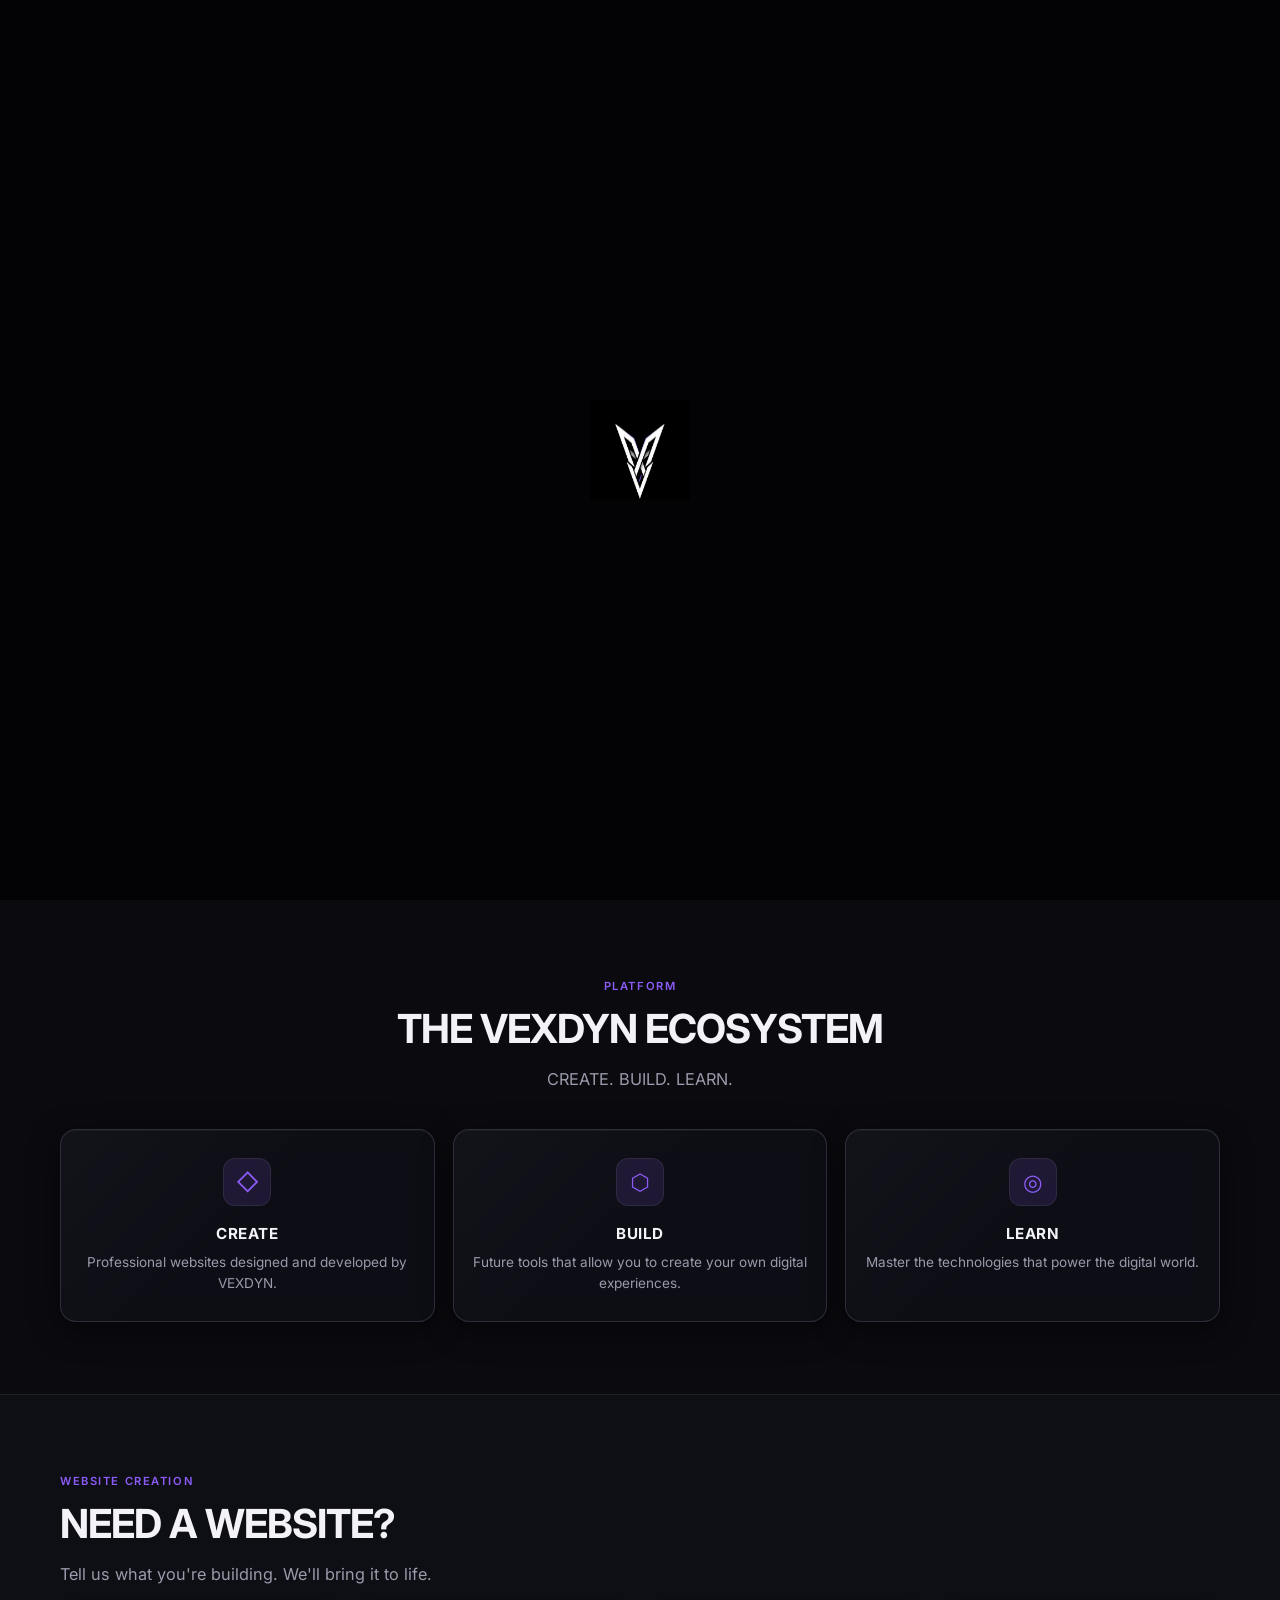
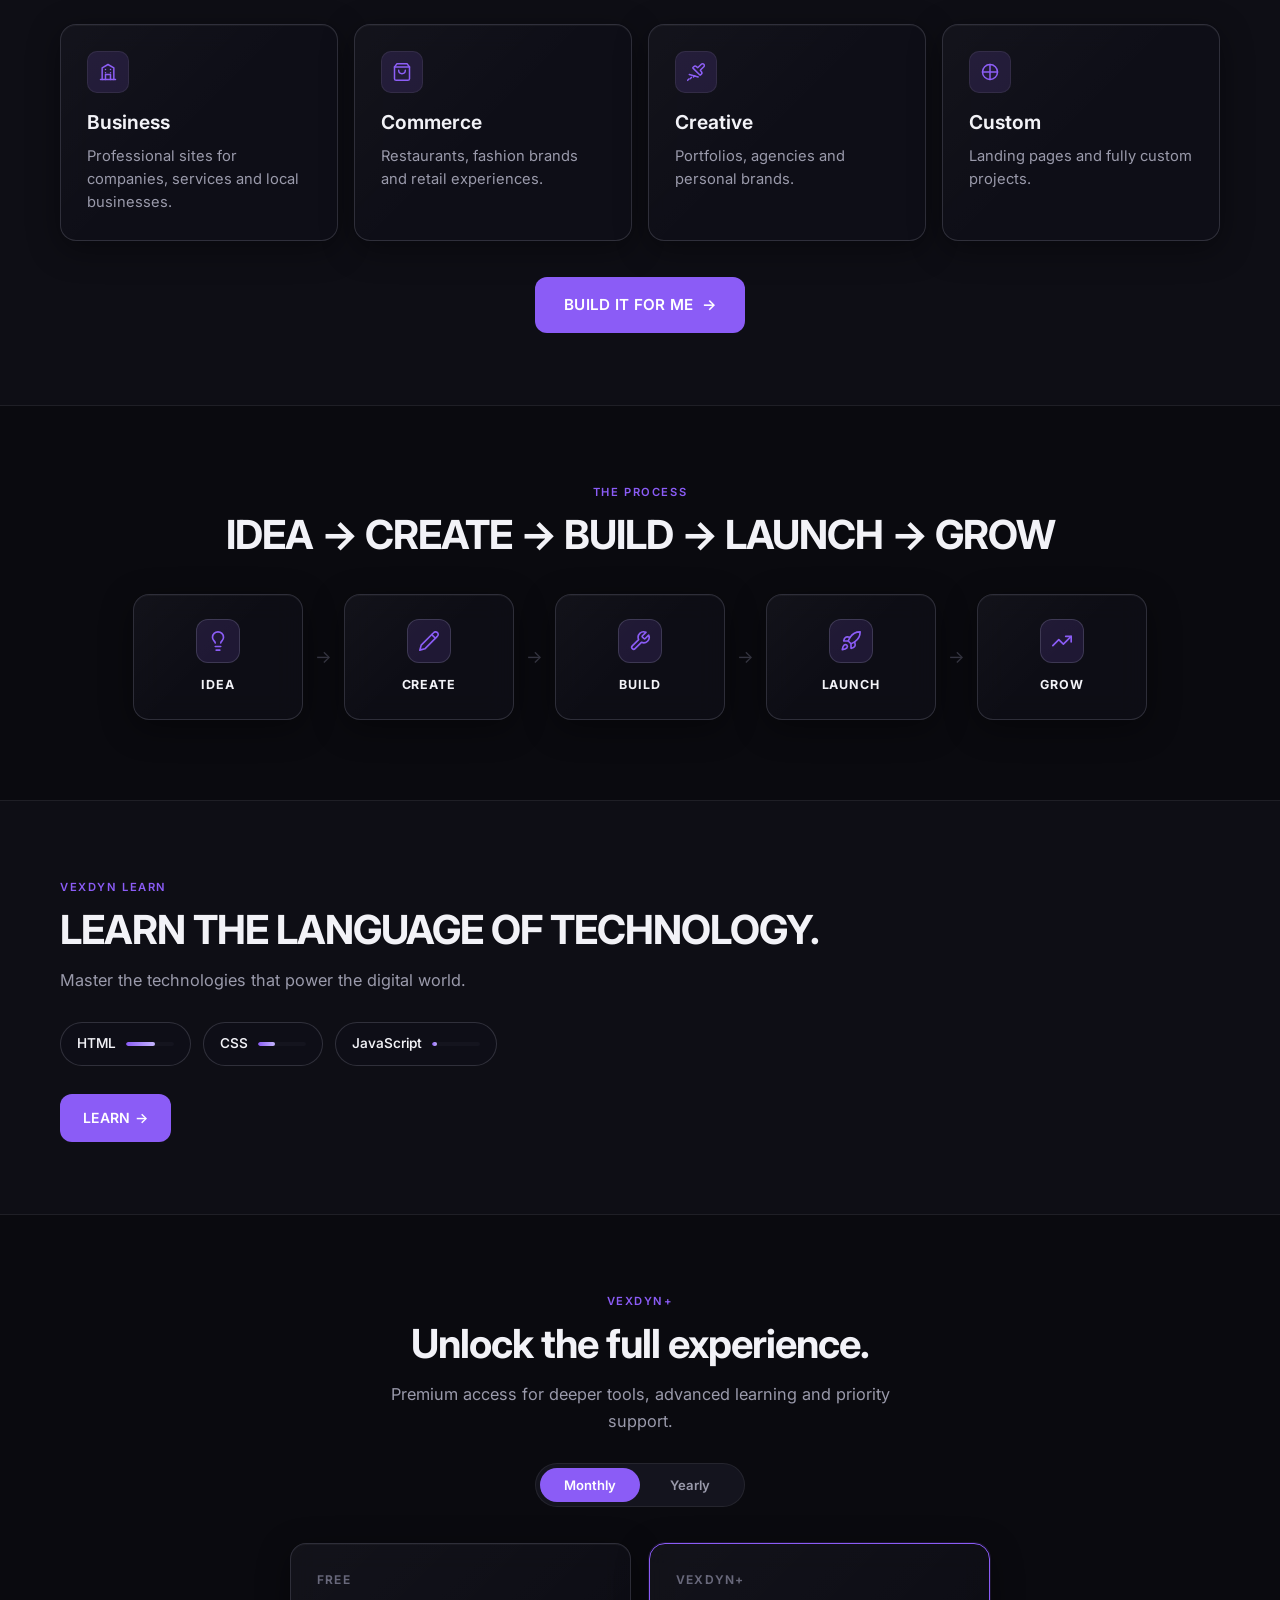
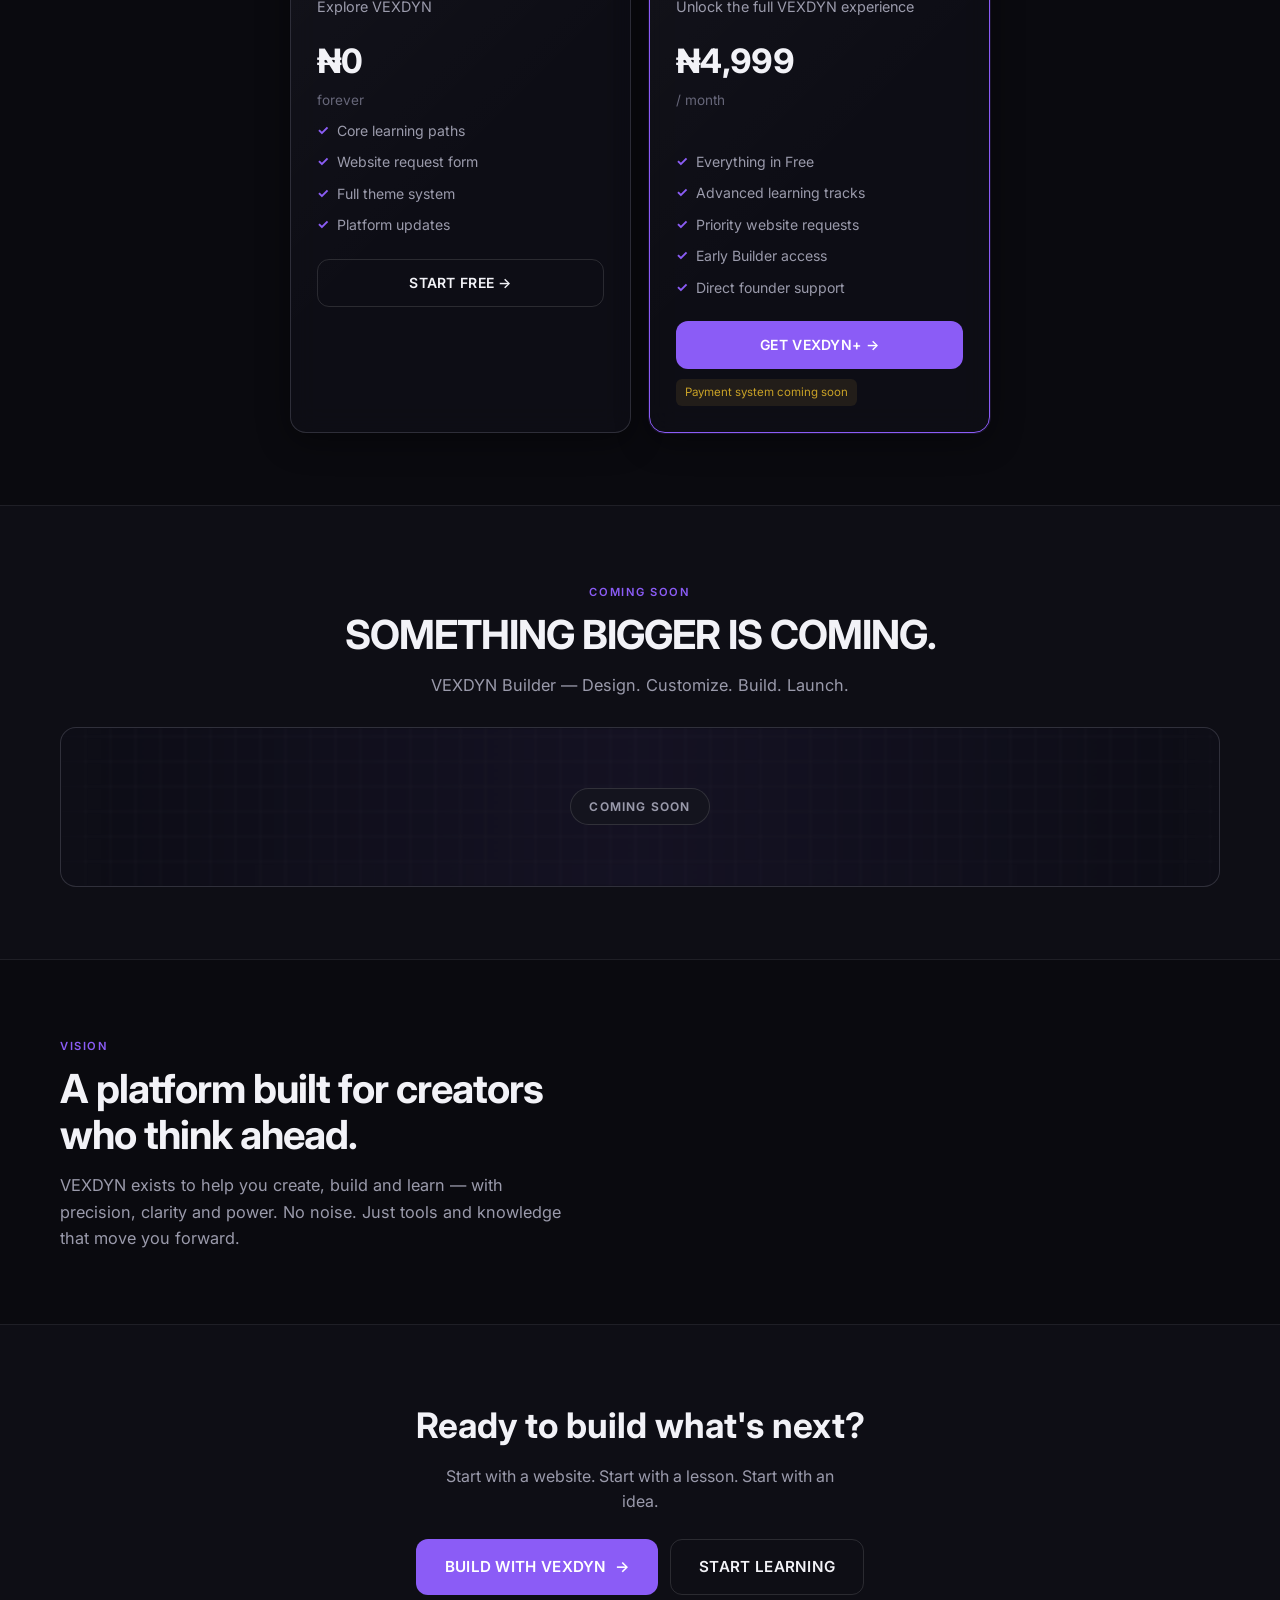
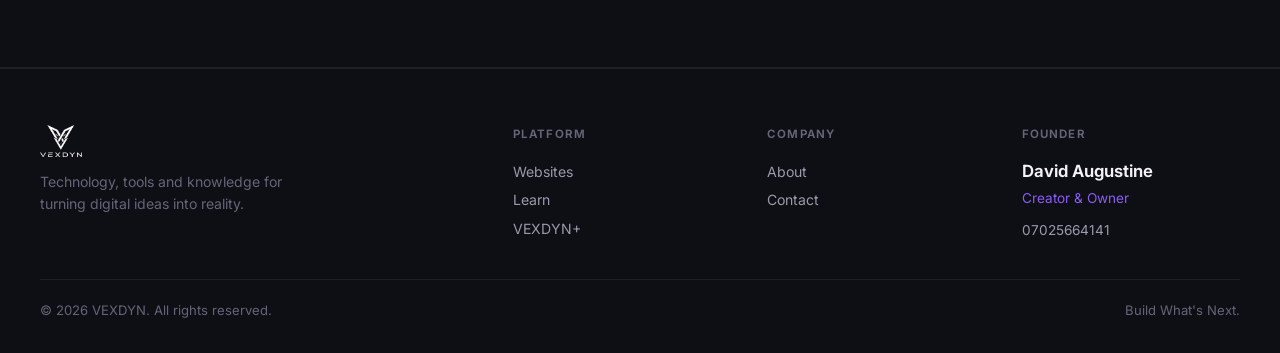
<file: index.html>
<!DOCTYPE html>
<html lang="en" data-theme="obsidian">
<head>
  <meta charset="UTF-8" />
  <meta name="viewport" content="width=device-width, initial-scale=1.0" />
  <meta name="description" content="VEXDYN — Technology, tools and knowledge for turning digital ideas into reality. Build what's next." />
  <title>VEXDYN — Build What's Next</title>
  <link rel="preconnect" href="https://fonts.googleapis.com" />
  <link rel="preconnect" href="https://fonts.gstatic.com" crossorigin />
  <link href="https://fonts.googleapis.com/css2?family=Inter:wght@400;500;600;700;800&display=swap" rel="stylesheet" />
  <link rel="stylesheet" href="style.css" />
</head>
<body>
  <!-- CINEMATIC INTRO -->
  <div class="loader-overlay" id="loader" aria-hidden="true">
    <div class="loader-stage">
      <img src="vexdyn-symbol.png" alt="" class="loader-symbol" id="loaderSymbol" width="100" height="100" />
      <div class="loader-sweep" id="loaderSweep"></div>
      <img src="vexdyn-logo-wordmark.png" alt="VEXDYN" class="loader-lockup" id="loaderLockup" width="200" />
      <div class="loader-system" id="loaderSystem">
        <div class="loader-sys-label">VEXDYN</div>
        <div class="loader-sys-msg" id="loaderSysMsg">SYSTEM INITIALIZING</div>
        <div class="loader-progress"><div class="loader-progress-fill" id="loaderProgressFill"></div></div>
      </div>
      <div class="loader-final" id="loaderFinal">
        <div class="loader-line" id="loaderLine1">THE NEXT</div>
        <div class="loader-line" id="loaderLine2">BEGINS HERE.</div>
      </div>
    </div>
  </div>

  <!-- SEARCH OVERLAY -->
  <div class="search-overlay" id="searchOverlay" role="dialog" aria-label="Search">
    <div class="search-panel">
      <div class="search-bar">
        <input type="search" id="searchInput" placeholder="What are you looking for?" autocomplete="off" enterkeyhint="search" />
        <button class="search-close" id="searchClose" aria-label="Close search">✕</button>
      </div>
      <div class="search-results" id="searchResults"></div>
    </div>
  </div>

  <header class="site-header">
    <div class="header-inner">
      <a href="index.html" class="logo-link" aria-label="VEXDYN Home">
        <img src="vexdyn-logo-wordmark-alpha.png" alt="VEXDYN" class="logo-swap" height="36" />
      </a>
      <nav class="nav-desktop" aria-label="Main">
        <a href="index.html" class="active">Home</a>
        <a href="websites.html">Websites</a>
        <a href="learn.html">Learn</a>
        <a href="plus.html">VEXDYN+</a>
        <a href="about.html">About</a>
        <a href="contact.html">Contact</a>
      </nav>
      <div class="header-actions">
        <button class="cmd-btn" id="cmdBtn" aria-label="Search" title="Search">⌕</button>
        <div class="theme-wrap">
          <button class="theme-btn" id="themeBtn" aria-label="Change theme">🌙</button>
          <div class="theme-panel" id="themePanel" role="menu">
            <button class="theme-option active" data-theme="obsidian">🌙 Obsidian</button>
            <button class="theme-option" data-theme="aurora">☀️ Aurora</button>
            <button class="theme-option" data-theme="ice">❄️ Ice</button>
          </div>
        </div>
        <button class="menu-toggle" id="menuToggle" aria-label="Open menu"><span></span><span></span><span></span></button>
      </div>
    </div>
  </header>

  <nav class="nav-mobile" id="navMobile" aria-label="Mobile">
    <a href="index.html" class="active">Home</a>
    <a href="websites.html">Websites</a>
    <a href="learn.html">Learn</a>
    <a href="plus.html">VEXDYN+</a>
    <a href="about.html">About</a>
    <a href="contact.html">Contact</a>
  </nav>

  <main class="main">
    <!-- HERO -->
    <section class="hero">
      <!-- Liquid-metal wave atmosphere (homepage Hero only) -->
      <div class="hero-waves" aria-hidden="true">
        <!-- Wave 1 dark — flows FORWARD → -->
        <svg class="hero-wave hero-wave-1" viewBox="0 0 2400 600" preserveAspectRatio="none" aria-hidden="true">
          <defs>
            <linearGradient id="gWave1" x1="0" y1="0" x2="0" y2="1">
              <stop offset="0%" stop-color="var(--wave-dark-1)"/>
              <stop offset="55%" stop-color="var(--wave-dark-1)"/>
              <stop offset="100%" stop-color="transparent"/>
            </linearGradient>
          </defs>
          <path fill="url(#gWave1)" d="M0,260 C200,160 400,360 600,260 C800,160 1000,360 1200,260 C1400,160 1600,360 1800,260 C2000,160 2200,360 2400,260 L2400,600 L0,600 Z"/>
        </svg>
        <!-- Wave 2 bright — flows BACKWARD ← -->
        <svg class="hero-wave hero-wave-2" viewBox="0 0 2400 600" preserveAspectRatio="none" aria-hidden="true">
          <defs>
            <linearGradient id="gWave2" x1="0" y1="0" x2="0" y2="1">
              <stop offset="0%" stop-color="var(--wave-bright-1)"/>
              <stop offset="55%" stop-color="var(--wave-bright-1)"/>
              <stop offset="100%" stop-color="transparent"/>
            </linearGradient>
          </defs>
          <path fill="url(#gWave2)" d="M0,300 C250,400 450,200 700,300 C950,400 1150,200 1400,300 C1650,400 1850,200 2100,300 C2250,360 2350,240 2400,300 L2400,600 L0,600 Z"/>
        </svg>
      </div>
      <img src="vexdyn-symbol-alpha.png" alt="" class="hero-geo" aria-hidden="true" />
      <div class="hero-inner">
        <img src="vexdyn-wordmark-true-transparent.png" alt="VEXDYN" class="hero-wordmark reveal" />
        <div class="code-transform" id="codeTransform" aria-live="polite">0100110100101101</div>
        <h1 class="hero-title reveal reveal-delay-1">BUILD WHAT'S NEXT.</h1>
        <p class="hero-sub reveal reveal-delay-1">Technology, tools and knowledge for turning digital ideas into reality.</p>
        <div class="hero-ctas reveal reveal-delay-3">
          <a href="websites.html" class="btn btn-primary btn-lg">BUILD WITH VEXDYN <span class="arrow">→</span></a>
          <a href="#ecosystem" class="btn btn-secondary btn-lg">EXPLORE VEXDYN</a>
        </div>
      </div>
    </section>

    <!-- ECOSYSTEM -->
    <section class="section" id="ecosystem">
      <div class="reveal text-center">
        <span class="section-label">Platform</span>
        <h2 class="section-title">THE VEXDYN ECOSYSTEM</h2>
        <p class="section-sub mx-auto">CREATE. BUILD. LEARN.</p>
      </div>
      <div class="grid-3 mt-10">
        <article class="v-card eco-item reveal">
          <div class="eco-icon">◇</div>
          <div class="eco-label">CREATE</div>
          <p class="eco-desc">Professional websites designed and developed by VEXDYN.</p>
        </article>
        <article class="v-card eco-item reveal reveal-delay-1">
          <div class="eco-icon">⬡</div>
          <div class="eco-label">BUILD</div>
          <p class="eco-desc">Future tools that allow you to create your own digital experiences.</p>
        </article>
        <article class="v-card eco-item reveal reveal-delay-2">
          <div class="eco-icon">◎</div>
          <div class="eco-label">LEARN</div>
          <p class="eco-desc">Master the technologies that power the digital world.</p>
        </article>
      </div>
    </section>

    <!-- WEBSITE SERVICES -->
    <section class="section-full band">
      <div class="section" style="padding-top:0;padding-bottom:0">
        <div class="reveal">
          <span class="section-label">Website Creation</span>
          <h2 class="section-title">NEED A WEBSITE?</h2>
          <p class="section-sub">Tell us what you're building. We'll bring it to life.</p>
        </div>
        <div class="grid-4 mt-10">
          <article class="v-card reveal">
            <div class="svc-icon">
              <svg viewBox="0 0 24 24"><path d="M3 21h18"/><path d="M5 21V7l7-4 7 4v14"/><path d="M9 21v-6h6v6"/><path d="M9 9h.01"/><path d="M15 9h.01"/><path d="M9 13h.01"/><path d="M15 13h.01"/></svg>
            </div>
            <h3 class="v-card-title">Business</h3>
            <p class="v-card-desc">Professional sites for companies, services and local businesses.</p>
          </article>
          <article class="v-card reveal reveal-delay-1">
            <div class="svc-icon">
              <svg viewBox="0 0 24 24"><path d="M6 2 3 6v14a2 2 0 0 0 2 2h14a2 2 0 0 0 2-2V6l-3-4Z"/><path d="M3 6h18"/><path d="M16 10a4 4 0 0 1-8 0"/></svg>
            </div>
            <h3 class="v-card-title">Commerce</h3>
            <p class="v-card-desc">Restaurants, fashion brands and retail experiences.</p>
          </article>
          <article class="v-card reveal reveal-delay-2">
            <div class="svc-icon">
              <svg viewBox="0 0 24 24"><path d="m14.622 17.897-10.68-2.913"/><path d="M18.376 2.622a1 1 0 1 1 3.002 3.002L17.36 9.643a.5.5 0 0 0 0 .707l.944.944a2.41 2.41 0 0 1 0 3.408l-.944.944a.5.5 0 0 1-.707 0L8.354 7.348a.5.5 0 0 1 0-.707l.944-.944a2.41 2.41 0 0 1 3.408 0l.944.944a.5.5 0 0 0 .707 0z"/><path d="m5 20 1.5-1.5"/><path d="m9 18 1.5-1.5"/><path d="m2 22 1.5-1.5"/></svg>
            </div>
            <h3 class="v-card-title">Creative</h3>
            <p class="v-card-desc">Portfolios, agencies and personal brands.</p>
          </article>
          <article class="v-card reveal reveal-delay-3">
            <div class="svc-icon">
              <svg viewBox="0 0 24 24"><path d="M12 3v18"/><path d="M3 12h18"/><circle cx="12" cy="12" r="9"/></svg>
            </div>
            <h3 class="v-card-title">Custom</h3>
            <p class="v-card-desc">Landing pages and fully custom projects.</p>
          </article>
        </div>
        <div class="text-center mt-10 reveal">
          <a href="websites.html" class="btn btn-primary btn-lg">BUILD IT FOR ME <span class="arrow">→</span></a>
        </div>
      </div>
    </section>

    <!-- PROCESS — horizontal -->
    <section class="section process-section">
      <div class="reveal text-center">
        <span class="section-label">The Process</span>
        <h2 class="section-title">IDEA → CREATE → BUILD → LAUNCH → GROW</h2>
      </div>
      <div class="process-track" id="processTrack">
        <article class="v-card process-card">
          <div class="process-icon">
            <svg viewBox="0 0 24 24"><path d="M15 14c.2-1 .7-1.7 1.5-2.5 1-.9 1.5-2.2 1.5-3.5A6 6 0 0 0 6 8c0 1 .2 2.2 1.5 3.5.7.7 1.3 1.5 1.5 2.5"/><path d="M9 18h6"/><path d="M10 22h4"/></svg>
          </div>
          <div class="process-label">IDEA</div>
        </article>
        <span class="process-arrow" aria-hidden="true">→</span>
        <article class="v-card process-card">
          <div class="process-icon">
            <svg viewBox="0 0 24 24"><path d="M17 3a2.85 2.83 0 1 1 4 4L7.5 20.5 2 22l1.5-5.5Z"/><path d="m15 5 4 4"/></svg>
          </div>
          <div class="process-label">CREATE</div>
        </article>
        <span class="process-arrow" aria-hidden="true">→</span>
        <article class="v-card process-card">
          <div class="process-icon">
            <svg viewBox="0 0 24 24"><path d="M14.7 6.3a1 1 0 0 0 0 1.4l1.6 1.6a1 1 0 0 0 1.4 0l3.77-3.77a6 6 0 0 1-7.94 7.94l-6.91 6.91a2.12 2.12 0 0 1-3-3l6.91-6.91a6 6 0 0 1 7.94-7.94l-3.76 3.76z"/></svg>
          </div>
          <div class="process-label">BUILD</div>
        </article>
        <span class="process-arrow" aria-hidden="true">→</span>
        <article class="v-card process-card">
          <div class="process-icon">
            <svg viewBox="0 0 24 24"><path d="M4.5 16.5c-1.5 1.26-2 5-2 5s3.74-.5 5-2c.71-.84.7-2.13-.09-2.91a2.18 2.18 0 0 0-2.91-.09z"/><path d="m12 15-3-3a22 22 0 0 1 2-3.95A12.88 12.88 0 0 1 22 2c0 2.72-.78 7.5-6 11a22.35 22.35 0 0 1-4 2z"/><path d="M9 12H4s.55-3.03 2-4c1.62-1.08 5 0 5 0"/><path d="M12 15v5s3.03-.55 4-2c1.08-1.62 0-5 0-5"/></svg>
          </div>
          <div class="process-label">LAUNCH</div>
        </article>
        <span class="process-arrow" aria-hidden="true">→</span>
        <article class="v-card process-card">
          <div class="process-icon">
            <svg viewBox="0 0 24 24"><path d="M16 7h6v6"/><path d="m22 7-8.5 8.5-5-5L2 17"/></svg>
          </div>
          <div class="process-label">GROW</div>
        </article>
      </div>
    </section>

    <!-- LEARN TEASER -->
    <section class="section-full band">
      <div class="section" style="padding-top:0;padding-bottom:0">
        <div class="reveal">
          <span class="section-label">VEXDYN Learn</span>
          <h2 class="section-title">LEARN THE LANGUAGE OF TECHNOLOGY.</h2>
          <p class="section-sub">Master the technologies that power the digital world.</p>
        </div>
        <div class="learn-preview reveal reveal-delay-1">
          <div class="learn-chip">HTML <div class="bar"><span style="width:60%"></span></div></div>
          <div class="learn-chip">CSS <div class="bar"><span style="width:35%"></span></div></div>
          <div class="learn-chip">JavaScript <div class="bar"><span style="width:10%"></span></div></div>
        </div>
        <div class="reveal reveal-delay-2">
          <a href="learn.html" class="btn btn-primary">LEARN →</a>
        </div>
      </div>
    </section>

    <!-- VEXDYN+ -->
    <section class="section" id="plus">
      <div class="reveal text-center">
        <span class="section-label">VEXDYN+</span>
        <h2 class="section-title">Unlock the full experience.</h2>
        <p class="section-sub mx-auto">Premium access for deeper tools, advanced learning and priority support.</p>
      </div>
      <div class="pricing-toggle-wrap">
        <div class="pricing-toggle" id="pricingToggle" role="group" aria-label="Billing period">
          <div class="toggle-indicator"></div>
          <button class="toggle-btn active" id="toggleMonthly">Monthly</button>
          <button class="toggle-btn" id="toggleYearly">Yearly</button>
        </div>
      </div>
      <div class="price-cards">
        <article class="v-card price-card reveal">
          <div class="plan-name">Free</div>
          <div class="plan-concept">Explore VEXDYN</div>
          <div class="price-amount">₦0</div>
          <div class="price-period">forever</div>
          <ul class="price-features">
            <li>Core learning paths</li>
            <li>Website request form</li>
            <li>Full theme system</li>
            <li>Platform updates</li>
          </ul>
          <a href="plus.html" class="btn btn-secondary btn-block">START FREE →</a>
        </article>
        <article class="v-card price-card featured reveal reveal-delay-1">
          <div class="plan-name">VEXDYN+</div>
          <div class="plan-concept">Unlock the full VEXDYN experience</div>
          <div class="price-amount" id="plusAmount">₦4,999</div>
          <div class="price-period" id="plusPeriod">/ month</div>
          <div class="price-save" id="plusSave" style="visibility:hidden"></div>
          <ul class="price-features">
            <li>Everything in Free</li>
            <li>Advanced learning tracks</li>
            <li>Priority website requests</li>
            <li>Early Builder access</li>
            <li>Direct founder support</li>
          </ul>
          <a href="plus.html" class="btn btn-primary btn-block">GET VEXDYN+ →</a>
          <p class="placeholder-notice">Payment system coming soon</p>
        </article>
      </div>
    </section>

    <!-- FUTURE BUILDER -->
    <section class="section-full band" id="builder">
      <div class="section" style="padding-top:0;padding-bottom:0">
        <div class="reveal text-center">
          <span class="section-label">Coming Soon</span>
          <h2 class="section-title">SOMETHING BIGGER IS COMING.</h2>
          <p class="section-sub mx-auto">VEXDYN Builder — Design. Customize. Build. Launch.</p>
        </div>
        <div class="builder-preview reveal reveal-delay-1">
          <span class="builder-badge">COMING SOON</span>
        </div>
      </div>
    </section>

    <!-- VISION -->
    <section class="section">
      <div class="reveal" style="max-width:560px">
        <span class="section-label">Vision</span>
        <h2 class="section-title">A platform built for creators who think ahead.</h2>
        <p class="section-sub">VEXDYN exists to help you create, build and learn — with precision, clarity and power. No noise. Just tools and knowledge that move you forward.</p>
      </div>
    </section>

    <!-- FINAL CTA -->
    <section class="cta-banner">
      <div class="reveal">
        <h2>Ready to build what's next?</h2>
        <p>Start with a website. Start with a lesson. Start with an idea.</p>
        <div class="hero-ctas" style="justify-content:center">
          <a href="websites.html" class="btn btn-primary btn-lg">BUILD WITH VEXDYN <span class="arrow">→</span></a>
          <a href="learn.html" class="btn btn-secondary btn-lg">START LEARNING</a>
        </div>
      </div>
    </section>
  </main>

  <footer class="site-footer">
    <div class="footer-inner">
      <div class="footer-brand">
        <img src="vexdyn-logo-wordmark-alpha.png" alt="VEXDYN" class="logo-swap" height="32" />
        <p>Technology, tools and knowledge for turning digital ideas into reality.</p>
      </div>
      <div class="footer-col">
        <h4>Platform</h4>
        <a href="websites.html">Websites</a>
        <a href="learn.html">Learn</a>
        <a href="plus.html">VEXDYN+</a>
      </div>
      <div class="footer-col">
        <h4>Company</h4>
        <a href="about.html">About</a>
        <a href="contact.html">Contact</a>
      </div>
      <div class="footer-col">
        <h4>Founder</h4>
        <div class="founder-card">
          <span class="founder-name">David Augustine</span>
          <span class="founder-title">Creator & Owner</span>
          <span class="founder-contact">07025664141</span>
        </div>
      </div>
    </div>
    <div class="footer-bottom">
      <span>© 2026 VEXDYN. All rights reserved.</span>
      <span>Build What's Next.</span>
    </div>
  </footer>

  <script src="script.js"></script>
</body>
</html>
</file>
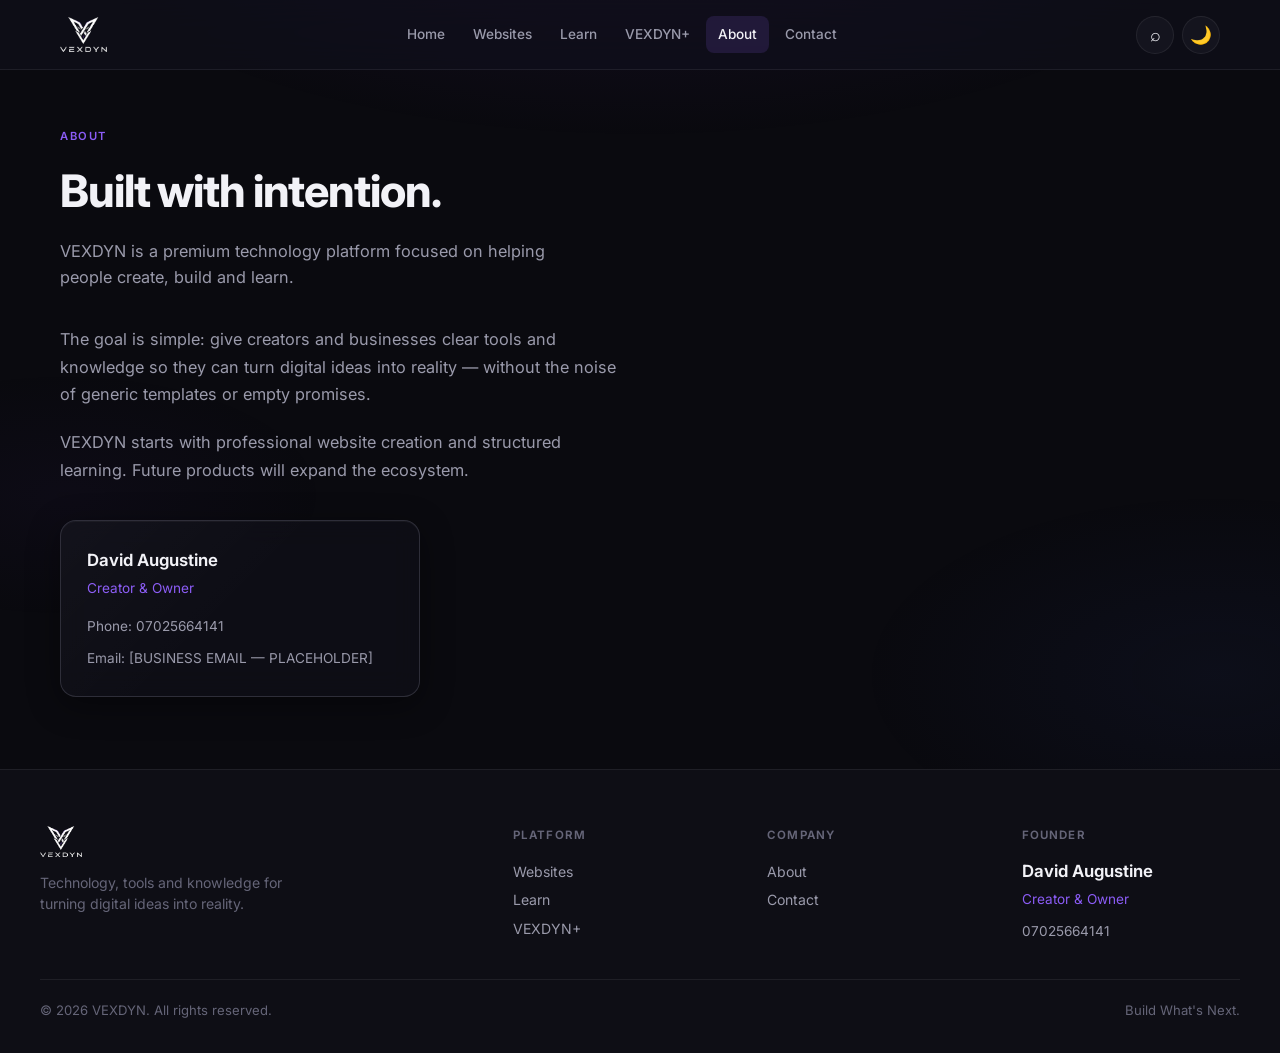
<file: about.html>
<!DOCTYPE html>
<html lang="en" data-theme="obsidian">
<head>
  <meta charset="UTF-8" />
  <meta name="viewport" content="width=device-width, initial-scale=1.0" />
  <title>About — VEXDYN</title>
  <link rel="preconnect" href="https://fonts.googleapis.com" />
  <link rel="preconnect" href="https://fonts.gstatic.com" crossorigin />
  <link href="https://fonts.googleapis.com/css2?family=Inter:wght@400;500;600;700;800&display=swap" rel="stylesheet" />
  <link rel="stylesheet" href="style.css" />
</head>
<body>
  <div class="search-overlay" id="searchOverlay" role="dialog" aria-label="Search">
    <div class="search-panel">
      <div class="search-bar">
        <input type="search" id="searchInput" placeholder="What are you looking for?" autocomplete="off" enterkeyhint="search" />
        <button class="search-close" id="searchClose" aria-label="Close search">✕</button>
      </div>
      <div class="search-results" id="searchResults"></div>
    </div>
  </div>

  <header class="site-header">
    <div class="header-inner">
      <a href="index.html" class="logo-link" aria-label="VEXDYN Home">
        <img src="vexdyn-logo-wordmark-alpha.png" alt="VEXDYN" class="logo-swap" height="36" />
      </a>
      <nav class="nav-desktop" aria-label="Main">
        <a href="index.html">Home</a>
        <a href="websites.html">Websites</a>
        <a href="learn.html">Learn</a>
        <a href="plus.html">VEXDYN+</a>
        <a href="about.html" class="active">About</a>
        <a href="contact.html">Contact</a>
      </nav>
      <div class="header-actions">
        <button class="cmd-btn" id="cmdBtn" aria-label="Search" title="Search">⌕</button>
        <div class="theme-wrap">
          <button class="theme-btn" id="themeBtn" aria-label="Change theme">🌙</button>
          <div class="theme-panel" id="themePanel">
            <button class="theme-option active" data-theme="obsidian">🌙 Obsidian</button>
            <button class="theme-option" data-theme="aurora">☀️ Aurora</button>
            <button class="theme-option" data-theme="ice">❄️ Ice</button>
          </div>
        </div>
        <button class="menu-toggle" id="menuToggle" aria-label="Open menu"><span></span><span></span><span></span></button>
      </div>
    </div>
  </header>
  <nav class="nav-mobile" id="navMobile">
    <a href="index.html">Home</a>
    <a href="websites.html">Websites</a>
    <a href="learn.html">Learn</a>
    <a href="plus.html">VEXDYN+</a>
    <a href="about.html" class="active">About</a>
    <a href="contact.html">Contact</a>
  </nav>

  <main class="main">
    <div class="page-hero reveal">
      <span class="section-label">About</span>
      <h1>Built with intention.</h1>
      <p>VEXDYN is a premium technology platform focused on helping people create, build and learn.</p>
    </div>
    <section class="section" style="padding-top:0">
      <div class="reveal" style="max-width:560px;margin-bottom:36px">
        <p style="color:var(--text-secondary);font-size:1.02rem;line-height:1.7;margin-bottom:20px">
          The goal is simple: give creators and businesses clear tools and knowledge so they can turn digital ideas into reality — without the noise of generic templates or empty promises.
        </p>
        <p style="color:var(--text-secondary);font-size:1.02rem;line-height:1.7">
          VEXDYN starts with professional website creation and structured learning. Future products will expand the ecosystem.
        </p>
      </div>
      <article class="v-card reveal" style="max-width:360px">
        <div class="founder-card">
          <span class="founder-name">David Augustine</span>
          <span class="founder-title">Creator & Owner</span>
          <span class="founder-contact" style="margin-top:12px">Phone: 07025664141</span>
          <span class="founder-contact">Email: [BUSINESS EMAIL — PLACEHOLDER]</span>
        </div>
      </article>
    </section>
  </main>

  <footer class="site-footer">
    <div class="footer-inner">
      <div class="footer-brand">
        <img src="vexdyn-logo-wordmark-alpha.png" alt="VEXDYN" class="logo-swap" height="32" />
        <p>Technology, tools and knowledge for turning digital ideas into reality.</p>
      </div>
      <div class="footer-col">
        <h4>Platform</h4>
        <a href="websites.html">Websites</a>
        <a href="learn.html">Learn</a>
        <a href="plus.html">VEXDYN+</a>
      </div>
      <div class="footer-col">
        <h4>Company</h4>
        <a href="about.html">About</a>
        <a href="contact.html">Contact</a>
      </div>
      <div class="footer-col">
        <h4>Founder</h4>
        <div class="founder-card">
          <span class="founder-name">David Augustine</span>
          <span class="founder-title">Creator & Owner</span>
          <span class="founder-contact">07025664141</span>
        </div>
      </div>
    </div>
    <div class="footer-bottom">
      <span>© 2026 VEXDYN. All rights reserved.</span>
      <span>Build What's Next.</span>
    </div>
  </footer>
  <script src="script.js"></script>
</body>
</html>
</file>
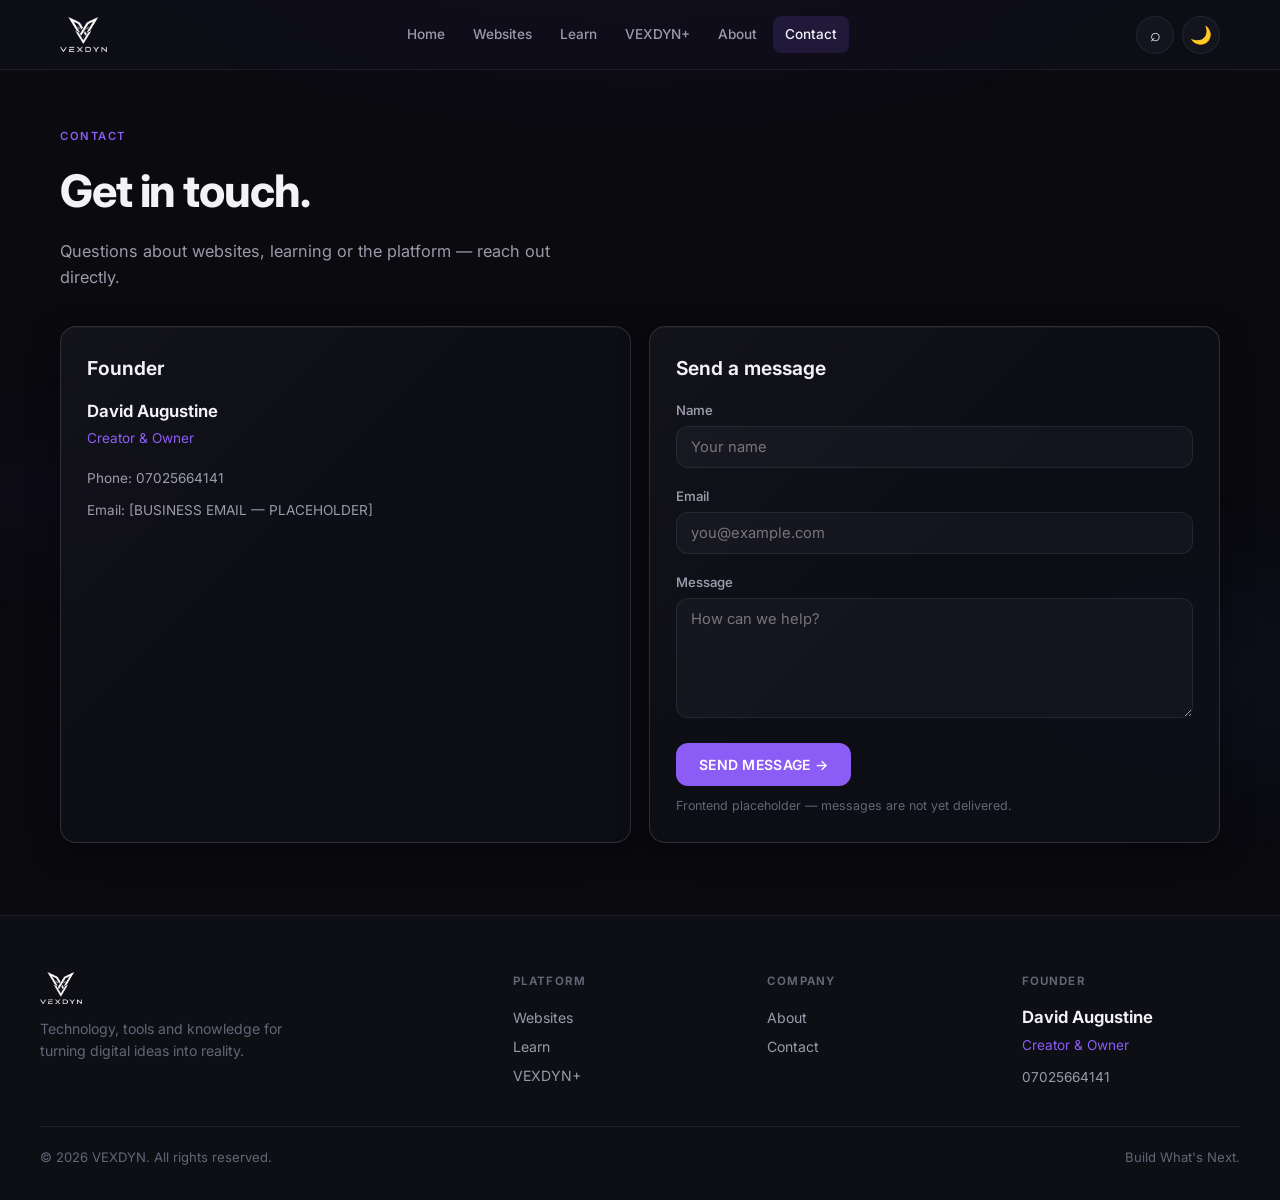
<file: contact.html>
<!DOCTYPE html>
<html lang="en" data-theme="obsidian">
<head>
  <meta charset="UTF-8" />
  <meta name="viewport" content="width=device-width, initial-scale=1.0" />
  <title>Contact — VEXDYN</title>
  <link rel="preconnect" href="https://fonts.googleapis.com" />
  <link rel="preconnect" href="https://fonts.gstatic.com" crossorigin />
  <link href="https://fonts.googleapis.com/css2?family=Inter:wght@400;500;600;700;800&display=swap" rel="stylesheet" />
  <link rel="stylesheet" href="style.css" />
</head>
<body>
  <div class="search-overlay" id="searchOverlay" role="dialog" aria-label="Search">
    <div class="search-panel">
      <div class="search-bar">
        <input type="search" id="searchInput" placeholder="What are you looking for?" autocomplete="off" enterkeyhint="search" />
        <button class="search-close" id="searchClose" aria-label="Close search">✕</button>
      </div>
      <div class="search-results" id="searchResults"></div>
    </div>
  </div>

  <header class="site-header">
    <div class="header-inner">
      <a href="index.html" class="logo-link" aria-label="VEXDYN Home">
        <img src="vexdyn-logo-wordmark-alpha.png" alt="VEXDYN" class="logo-swap" height="36" />
      </a>
      <nav class="nav-desktop" aria-label="Main">
        <a href="index.html">Home</a>
        <a href="websites.html">Websites</a>
        <a href="learn.html">Learn</a>
        <a href="plus.html">VEXDYN+</a>
        <a href="about.html">About</a>
        <a href="contact.html" class="active">Contact</a>
      </nav>
      <div class="header-actions">
        <button class="cmd-btn" id="cmdBtn" aria-label="Search" title="Search">⌕</button>
        <div class="theme-wrap">
          <button class="theme-btn" id="themeBtn" aria-label="Change theme">🌙</button>
          <div class="theme-panel" id="themePanel">
            <button class="theme-option active" data-theme="obsidian">🌙 Obsidian</button>
            <button class="theme-option" data-theme="aurora">☀️ Aurora</button>
            <button class="theme-option" data-theme="ice">❄️ Ice</button>
          </div>
        </div>
        <button class="menu-toggle" id="menuToggle" aria-label="Open menu"><span></span><span></span><span></span></button>
      </div>
    </div>
  </header>
  <nav class="nav-mobile" id="navMobile">
    <a href="index.html">Home</a>
    <a href="websites.html">Websites</a>
    <a href="learn.html">Learn</a>
    <a href="plus.html">VEXDYN+</a>
    <a href="about.html">About</a>
    <a href="contact.html" class="active">Contact</a>
  </nav>

  <main class="main">
    <div class="page-hero reveal">
      <span class="section-label">Contact</span>
      <h1>Get in touch.</h1>
      <p>Questions about websites, learning or the platform — reach out directly.</p>
    </div>
    <section class="section" style="padding-top:0">
      <div class="grid-2">
        <article class="v-card reveal">
          <h2 class="v-card-title">Founder</h2>
          <div class="founder-card" style="margin-top:14px">
            <span class="founder-name">David Augustine</span>
            <span class="founder-title">Creator & Owner</span>
            <span class="founder-contact" style="margin-top:14px">Phone: 07025664141</span>
            <span class="founder-contact">Email: [BUSINESS EMAIL — PLACEHOLDER]</span>
          </div>
        </article>
        <article class="v-card reveal reveal-delay-1">
          <h2 class="v-card-title" style="margin-bottom:16px">Send a message</h2>
          <form onsubmit="event.preventDefault();document.getElementById('contactMsg').style.display='block'">
            <div class="form-group">
              <label for="cname">Name</label>
              <input type="text" id="cname" required placeholder="Your name" />
            </div>
            <div class="form-group">
              <label for="cemail">Email</label>
              <input type="email" id="cemail" required placeholder="you@example.com" />
            </div>
            <div class="form-group">
              <label for="cmsg">Message</label>
              <textarea id="cmsg" required placeholder="How can we help?"></textarea>
            </div>
            <button type="submit" class="btn btn-primary">SEND MESSAGE →</button>
            <p class="form-note">Frontend placeholder — messages are not yet delivered.</p>
            <p id="contactMsg" class="placeholder-notice" style="display:none;margin-top:10px">Message recorded locally. Delivery system coming soon.</p>
          </form>
        </article>
      </div>
    </section>
  </main>

  <footer class="site-footer">
    <div class="footer-inner">
      <div class="footer-brand">
        <img src="vexdyn-logo-wordmark-alpha.png" alt="VEXDYN" class="logo-swap" height="32" />
        <p>Technology, tools and knowledge for turning digital ideas into reality.</p>
      </div>
      <div class="footer-col">
        <h4>Platform</h4>
        <a href="websites.html">Websites</a>
        <a href="learn.html">Learn</a>
        <a href="plus.html">VEXDYN+</a>
      </div>
      <div class="footer-col">
        <h4>Company</h4>
        <a href="about.html">About</a>
        <a href="contact.html">Contact</a>
      </div>
      <div class="footer-col">
        <h4>Founder</h4>
        <div class="founder-card">
          <span class="founder-name">David Augustine</span>
          <span class="founder-title">Creator & Owner</span>
          <span class="founder-contact">07025664141</span>
        </div>
      </div>
    </div>
    <div class="footer-bottom">
      <span>© 2026 VEXDYN. All rights reserved.</span>
      <span>Build What's Next.</span>
    </div>
  </footer>
  <script src="script.js"></script>
</body>
</html>
</file>
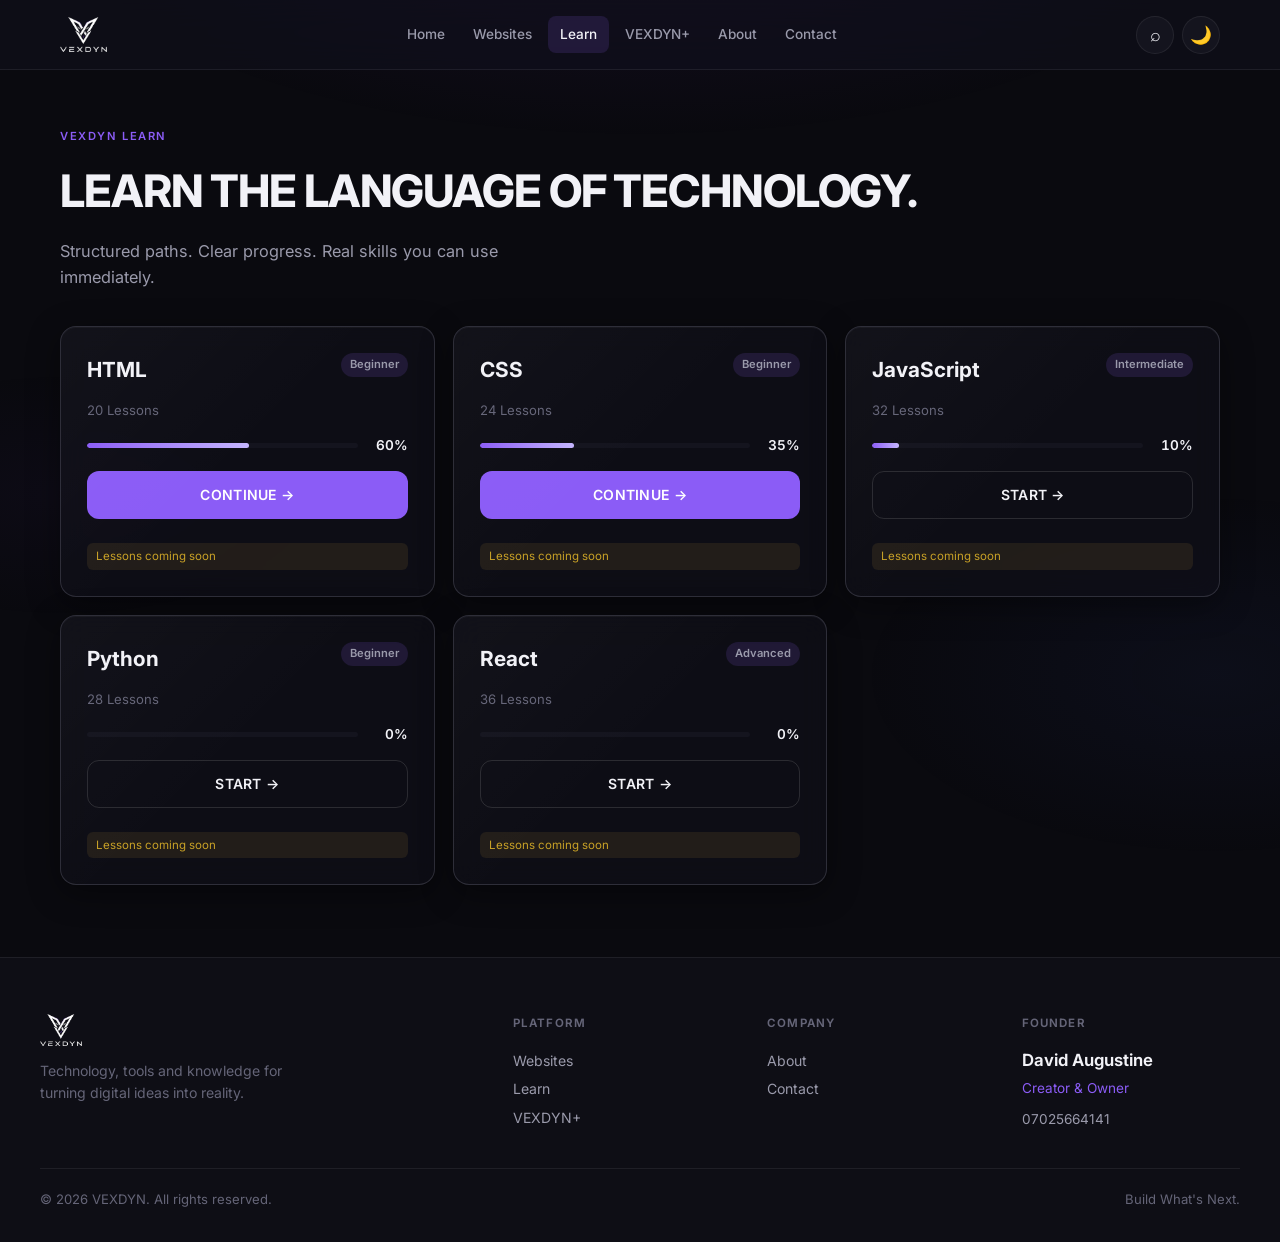
<file: learn.html>
<!DOCTYPE html>
<html lang="en" data-theme="obsidian">
<head>
  <meta charset="UTF-8" />
  <meta name="viewport" content="width=device-width, initial-scale=1.0" />
  <meta name="description" content="VEXDYN Learn — structured technology learning paths." />
  <title>Learn — VEXDYN</title>
  <link rel="preconnect" href="https://fonts.googleapis.com" />
  <link rel="preconnect" href="https://fonts.gstatic.com" crossorigin />
  <link href="https://fonts.googleapis.com/css2?family=Inter:wght@400;500;600;700;800&display=swap" rel="stylesheet" />
  <link rel="stylesheet" href="style.css" />
</head>
<body>
  <div class="search-overlay" id="searchOverlay" role="dialog" aria-label="Search">
    <div class="search-panel">
      <div class="search-bar">
        <input type="search" id="searchInput" placeholder="What are you looking for?" autocomplete="off" enterkeyhint="search" />
        <button class="search-close" id="searchClose" aria-label="Close search">✕</button>
      </div>
      <div class="search-results" id="searchResults"></div>
    </div>
  </div>

  <header class="site-header">
    <div class="header-inner">
      <a href="index.html" class="logo-link" aria-label="VEXDYN Home">
        <img src="vexdyn-logo-wordmark-alpha.png" alt="VEXDYN" class="logo-swap" height="36" />
      </a>
      <nav class="nav-desktop" aria-label="Main">
        <a href="index.html">Home</a>
        <a href="websites.html">Websites</a>
        <a href="learn.html" class="active">Learn</a>
        <a href="plus.html">VEXDYN+</a>
        <a href="about.html">About</a>
        <a href="contact.html">Contact</a>
      </nav>
      <div class="header-actions">
        <button class="cmd-btn" id="cmdBtn" aria-label="Search" title="Search">⌕</button>
        <div class="theme-wrap">
          <button class="theme-btn" id="themeBtn" aria-label="Change theme">🌙</button>
          <div class="theme-panel" id="themePanel">
            <button class="theme-option active" data-theme="obsidian">🌙 Obsidian</button>
            <button class="theme-option" data-theme="aurora">☀️ Aurora</button>
            <button class="theme-option" data-theme="ice">❄️ Ice</button>
          </div>
        </div>
        <button class="menu-toggle" id="menuToggle" aria-label="Open menu"><span></span><span></span><span></span></button>
      </div>
    </div>
  </header>
  <nav class="nav-mobile" id="navMobile">
    <a href="index.html">Home</a>
    <a href="websites.html">Websites</a>
    <a href="learn.html" class="active">Learn</a>
    <a href="plus.html">VEXDYN+</a>
    <a href="about.html">About</a>
    <a href="contact.html">Contact</a>
  </nav>

  <main class="main">
    <div class="page-hero reveal">
      <span class="section-label">VEXDYN Learn</span>
      <h1>LEARN THE LANGUAGE OF TECHNOLOGY.</h1>
      <p>Structured paths. Clear progress. Real skills you can use immediately.</p>
    </div>

    <section class="section" style="padding-top:0">
      <div class="grid-3">
        <article class="v-card learn-card reveal" data-progress="60">
          <div class="learn-header">
            <span class="learn-tech">HTML</span>
            <span class="learn-diff">Beginner</span>
          </div>
          <div class="learn-meta"><span>20 Lessons</span></div>
          <div class="progress-wrap">
            <div class="progress-bar"><div class="progress-fill"></div></div>
            <span class="progress-num">0%</span>
          </div>
          <a href="#" class="btn btn-primary" onclick="event.preventDefault()">CONTINUE →</a>
          <p class="placeholder-notice">Lessons coming soon</p>
        </article>
        <article class="v-card learn-card reveal reveal-delay-1" data-progress="35">
          <div class="learn-header">
            <span class="learn-tech">CSS</span>
            <span class="learn-diff">Beginner</span>
          </div>
          <div class="learn-meta"><span>24 Lessons</span></div>
          <div class="progress-wrap">
            <div class="progress-bar"><div class="progress-fill"></div></div>
            <span class="progress-num">0%</span>
          </div>
          <a href="#" class="btn btn-primary" onclick="event.preventDefault()">CONTINUE →</a>
          <p class="placeholder-notice">Lessons coming soon</p>
        </article>
        <article class="v-card learn-card reveal reveal-delay-2" data-progress="10">
          <div class="learn-header">
            <span class="learn-tech">JavaScript</span>
            <span class="learn-diff">Intermediate</span>
          </div>
          <div class="learn-meta"><span>32 Lessons</span></div>
          <div class="progress-wrap">
            <div class="progress-bar"><div class="progress-fill"></div></div>
            <span class="progress-num">0%</span>
          </div>
          <a href="#" class="btn btn-secondary" onclick="event.preventDefault()">START →</a>
          <p class="placeholder-notice">Lessons coming soon</p>
        </article>
        <article class="v-card learn-card reveal" data-progress="0">
          <div class="learn-header">
            <span class="learn-tech">Python</span>
            <span class="learn-diff">Beginner</span>
          </div>
          <div class="learn-meta"><span>28 Lessons</span></div>
          <div class="progress-wrap">
            <div class="progress-bar"><div class="progress-fill"></div></div>
            <span class="progress-num">0%</span>
          </div>
          <a href="#" class="btn btn-secondary" onclick="event.preventDefault()">START →</a>
          <p class="placeholder-notice">Lessons coming soon</p>
        </article>
        <article class="v-card learn-card reveal reveal-delay-1" data-progress="0">
          <div class="learn-header">
            <span class="learn-tech">React</span>
            <span class="learn-diff">Advanced</span>
          </div>
          <div class="learn-meta"><span>36 Lessons</span></div>
          <div class="progress-wrap">
            <div class="progress-bar"><div class="progress-fill"></div></div>
            <span class="progress-num">0%</span>
          </div>
          <a href="#" class="btn btn-secondary" onclick="event.preventDefault()">START →</a>
          <p class="placeholder-notice">Lessons coming soon</p>
        </article>
      </div>
    </section>
  </main>

  <footer class="site-footer">
    <div class="footer-inner">
      <div class="footer-brand">
        <img src="vexdyn-logo-wordmark-alpha.png" alt="VEXDYN" class="logo-swap" height="32" />
        <p>Technology, tools and knowledge for turning digital ideas into reality.</p>
      </div>
      <div class="footer-col">
        <h4>Platform</h4>
        <a href="websites.html">Websites</a>
        <a href="learn.html">Learn</a>
        <a href="plus.html">VEXDYN+</a>
      </div>
      <div class="footer-col">
        <h4>Company</h4>
        <a href="about.html">About</a>
        <a href="contact.html">Contact</a>
      </div>
      <div class="footer-col">
        <h4>Founder</h4>
        <div class="founder-card">
          <span class="founder-name">David Augustine</span>
          <span class="founder-title">Creator & Owner</span>
          <span class="founder-contact">07025664141</span>
        </div>
      </div>
    </div>
    <div class="footer-bottom">
      <span>© 2026 VEXDYN. All rights reserved.</span>
      <span>Build What's Next.</span>
    </div>
  </footer>
  <script src="script.js"></script>
</body>
</html>
</file>
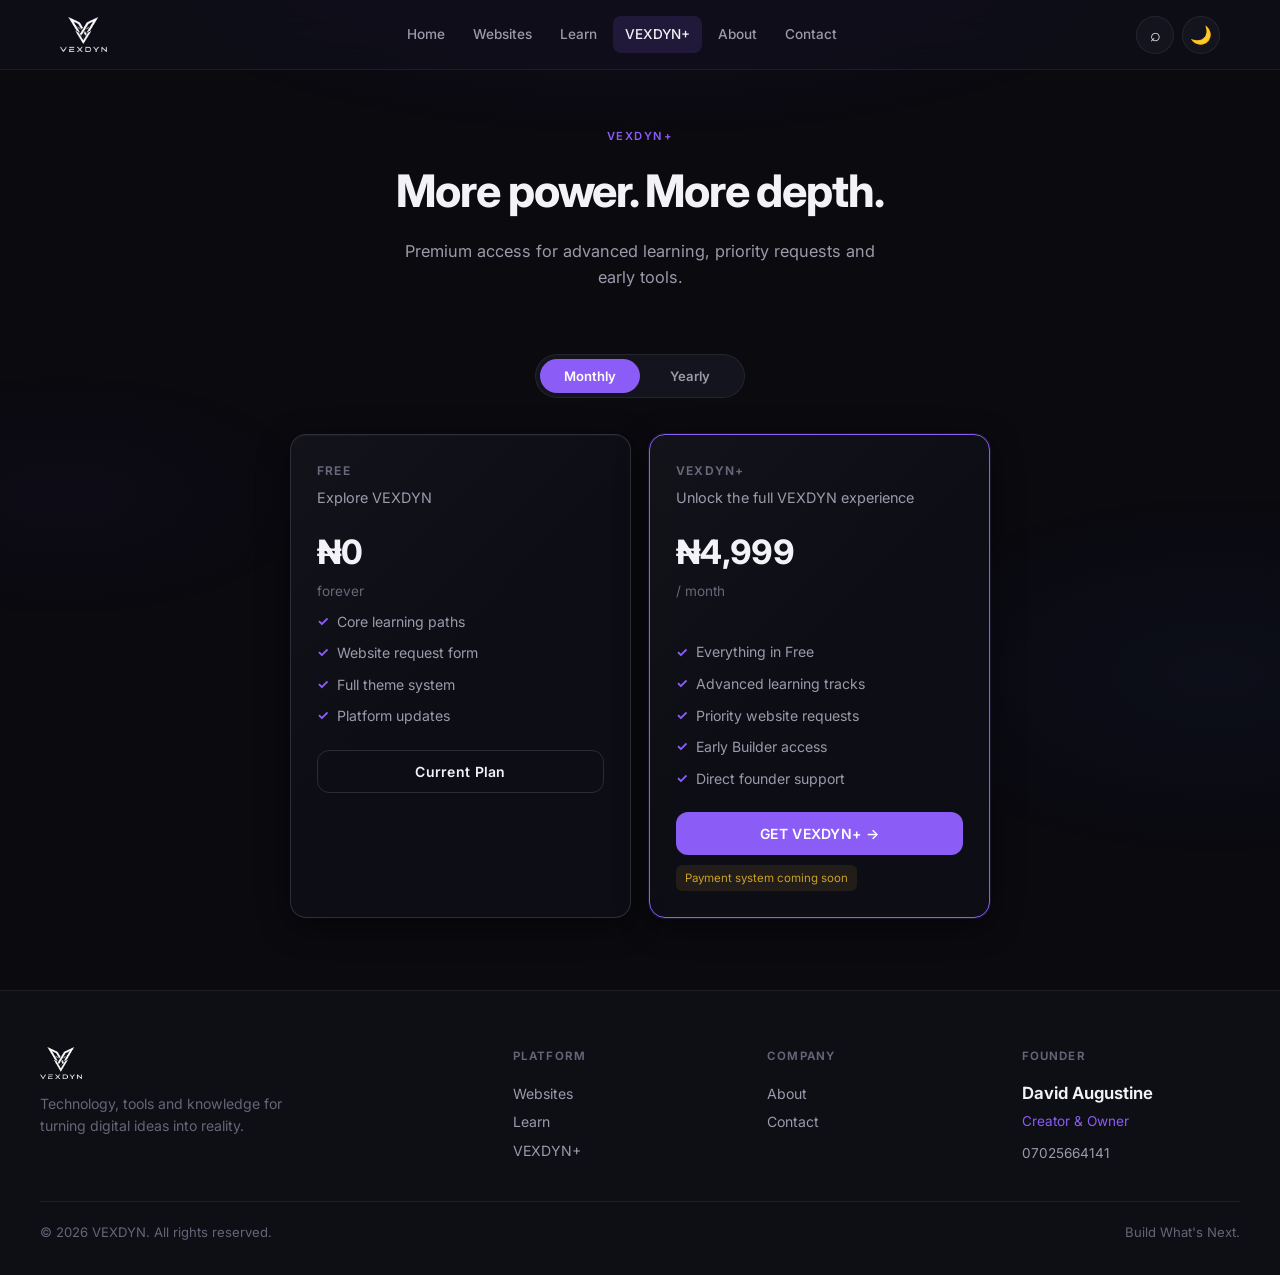
<file: plus.html>
<!DOCTYPE html>
<html lang="en" data-theme="obsidian">
<head>
  <meta charset="UTF-8" />
  <meta name="viewport" content="width=device-width, initial-scale=1.0" />
  <meta name="description" content="VEXDYN+ — premium access." />
  <title>VEXDYN+ — VEXDYN</title>
  <link rel="preconnect" href="https://fonts.googleapis.com" />
  <link rel="preconnect" href="https://fonts.gstatic.com" crossorigin />
  <link href="https://fonts.googleapis.com/css2?family=Inter:wght@400;500;600;700;800&display=swap" rel="stylesheet" />
  <link rel="stylesheet" href="style.css" />
</head>
<body>
  <div class="search-overlay" id="searchOverlay" role="dialog" aria-label="Search">
    <div class="search-panel">
      <div class="search-bar">
        <input type="search" id="searchInput" placeholder="What are you looking for?" autocomplete="off" enterkeyhint="search" />
        <button class="search-close" id="searchClose" aria-label="Close search">✕</button>
      </div>
      <div class="search-results" id="searchResults"></div>
    </div>
  </div>

  <header class="site-header">
    <div class="header-inner">
      <a href="index.html" class="logo-link" aria-label="VEXDYN Home">
        <img src="vexdyn-logo-wordmark-alpha.png" alt="VEXDYN" class="logo-swap" height="36" />
      </a>
      <nav class="nav-desktop" aria-label="Main">
        <a href="index.html">Home</a>
        <a href="websites.html">Websites</a>
        <a href="learn.html">Learn</a>
        <a href="plus.html" class="active">VEXDYN+</a>
        <a href="about.html">About</a>
        <a href="contact.html">Contact</a>
      </nav>
      <div class="header-actions">
        <button class="cmd-btn" id="cmdBtn" aria-label="Search" title="Search">⌕</button>
        <div class="theme-wrap">
          <button class="theme-btn" id="themeBtn" aria-label="Change theme">🌙</button>
          <div class="theme-panel" id="themePanel">
            <button class="theme-option active" data-theme="obsidian">🌙 Obsidian</button>
            <button class="theme-option" data-theme="aurora">☀️ Aurora</button>
            <button class="theme-option" data-theme="ice">❄️ Ice</button>
          </div>
        </div>
        <button class="menu-toggle" id="menuToggle" aria-label="Open menu"><span></span><span></span><span></span></button>
      </div>
    </div>
  </header>
  <nav class="nav-mobile" id="navMobile">
    <a href="index.html">Home</a>
    <a href="websites.html">Websites</a>
    <a href="learn.html">Learn</a>
    <a href="plus.html" class="active">VEXDYN+</a>
    <a href="about.html">About</a>
    <a href="contact.html">Contact</a>
  </nav>

  <main class="main">
    <div class="page-hero reveal text-center" style="max-width:var(--max-width);margin:0 auto">
      <span class="section-label">VEXDYN+</span>
      <h1>More power. More depth.</h1>
      <p class="mx-auto">Premium access for advanced learning, priority requests and early tools.</p>
    </div>

    <section class="section" style="padding-top:0">
      <div class="pricing-toggle-wrap">
        <div class="pricing-toggle" id="pricingToggle" role="group">
          <div class="toggle-indicator"></div>
          <button class="toggle-btn active" id="toggleMonthly">Monthly</button>
          <button class="toggle-btn" id="toggleYearly">Yearly</button>
        </div>
      </div>
      <div class="price-cards">
        <article class="v-card price-card reveal">
          <div class="plan-name">Free</div>
          <div class="plan-concept">Explore VEXDYN</div>
          <div class="price-amount">₦0</div>
          <div class="price-period">forever</div>
          <ul class="price-features">
            <li>Core learning paths</li>
            <li>Website request form</li>
            <li>Full theme system</li>
            <li>Platform updates</li>
          </ul>
          <button class="btn btn-secondary btn-block" disabled>Current Plan</button>
        </article>
        <article class="v-card price-card featured reveal reveal-delay-1">
          <div class="plan-name">VEXDYN+</div>
          <div class="plan-concept">Unlock the full VEXDYN experience</div>
          <div class="price-amount" id="plusAmount">₦4,999</div>
          <div class="price-period" id="plusPeriod">/ month</div>
          <div class="price-save" id="plusSave" style="visibility:hidden"></div>
          <ul class="price-features">
            <li>Everything in Free</li>
            <li>Advanced learning tracks</li>
            <li>Priority website requests</li>
            <li>Early Builder access</li>
            <li>Direct founder support</li>
          </ul>
          <button class="btn btn-primary btn-block" onclick="alert('Payment system is a frontend placeholder. Coming soon.')">GET VEXDYN+ →</button>
          <p class="placeholder-notice">Payment system coming soon</p>
        </article>
      </div>
    </section>
  </main>

  <footer class="site-footer">
    <div class="footer-inner">
      <div class="footer-brand">
        <img src="vexdyn-logo-wordmark-alpha.png" alt="VEXDYN" class="logo-swap" height="32" />
        <p>Technology, tools and knowledge for turning digital ideas into reality.</p>
      </div>
      <div class="footer-col">
        <h4>Platform</h4>
        <a href="websites.html">Websites</a>
        <a href="learn.html">Learn</a>
        <a href="plus.html">VEXDYN+</a>
      </div>
      <div class="footer-col">
        <h4>Company</h4>
        <a href="about.html">About</a>
        <a href="contact.html">Contact</a>
      </div>
      <div class="footer-col">
        <h4>Founder</h4>
        <div class="founder-card">
          <span class="founder-name">David Augustine</span>
          <span class="founder-title">Creator & Owner</span>
          <span class="founder-contact">07025664141</span>
        </div>
      </div>
    </div>
    <div class="footer-bottom">
      <span>© 2026 VEXDYN. All rights reserved.</span>
      <span>Build What's Next.</span>
    </div>
  </footer>
  <script src="script.js"></script>
</body>
</html>
</file>
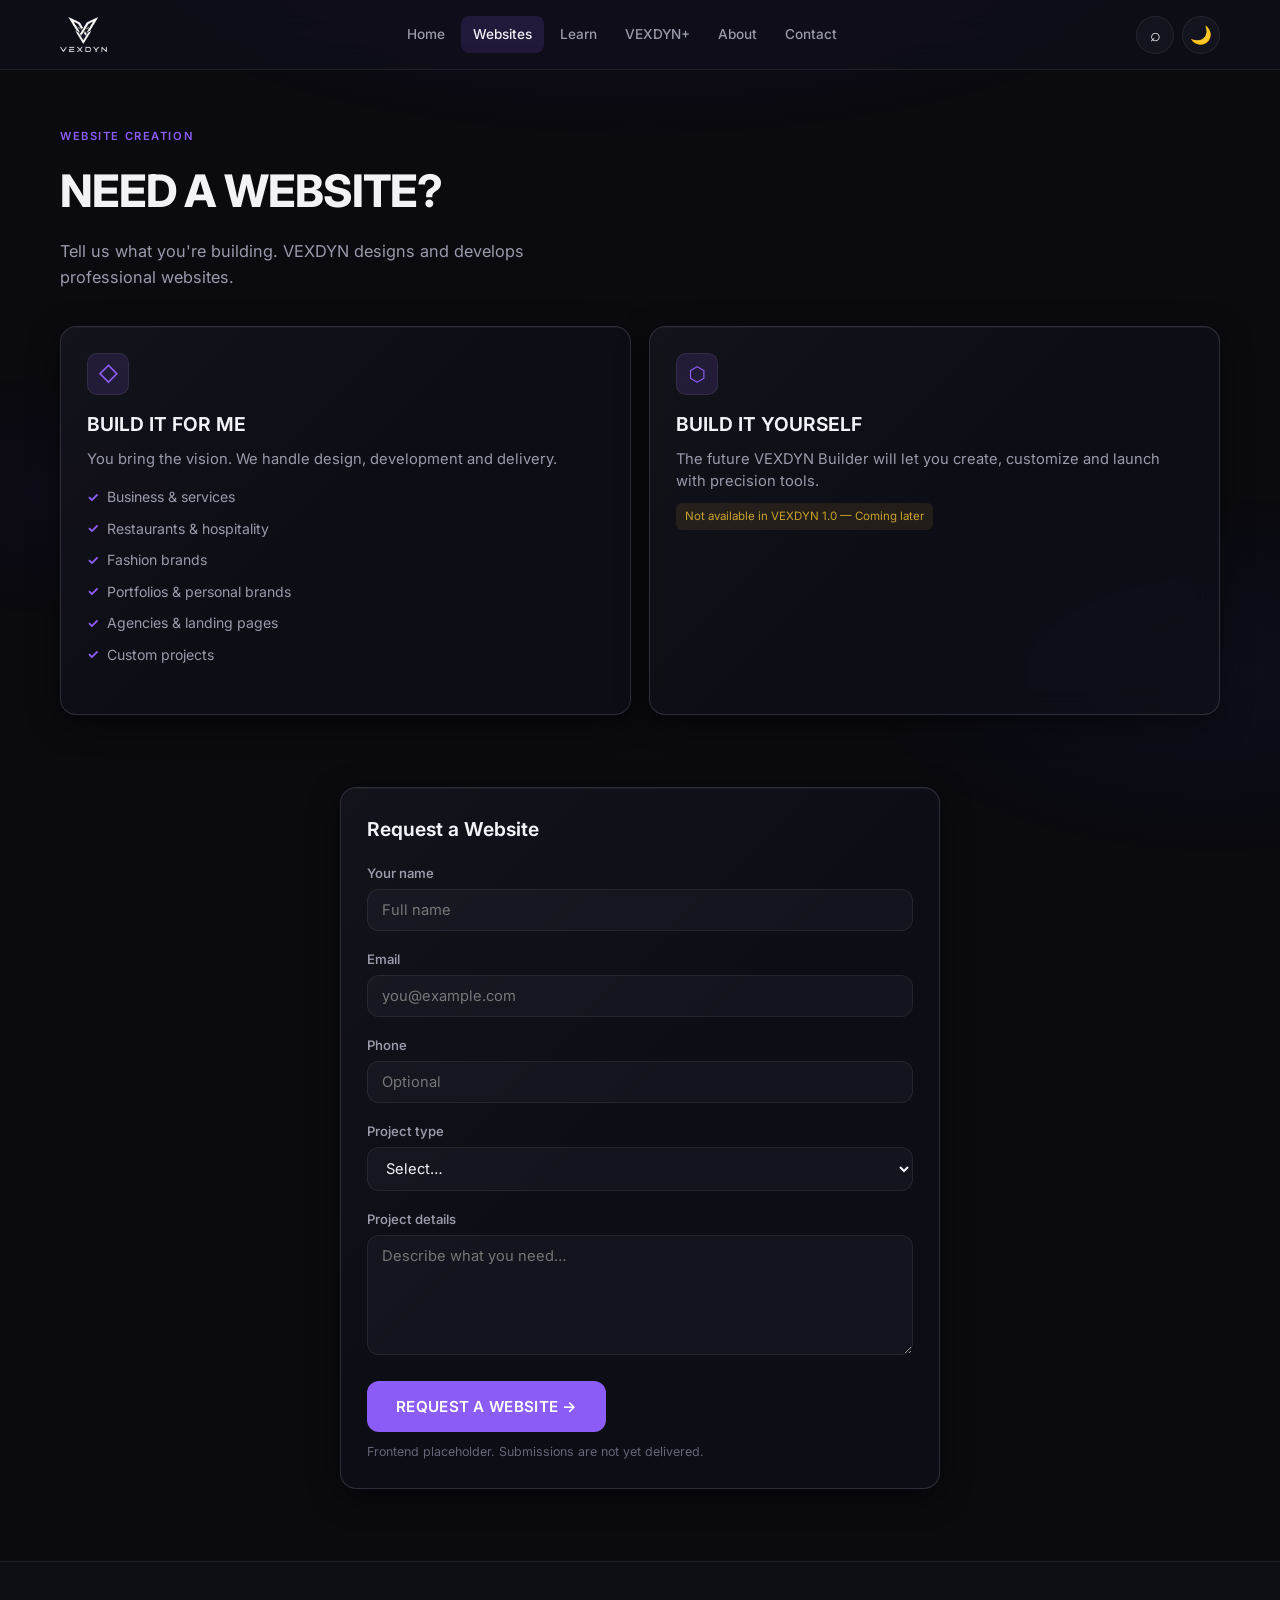
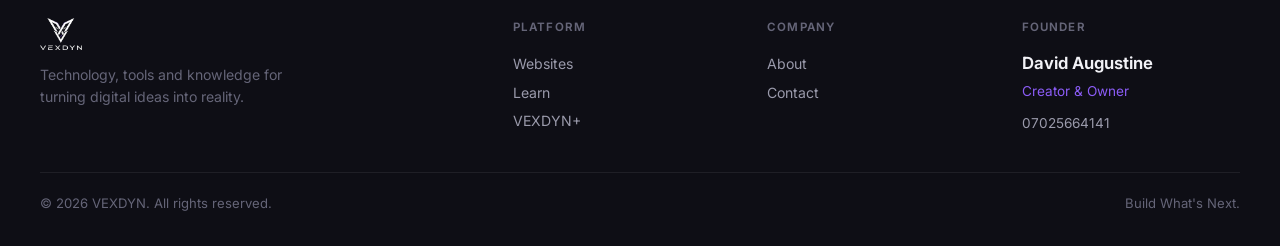
<file: websites.html>
<!DOCTYPE html>
<html lang="en" data-theme="obsidian">
<head>
  <meta charset="UTF-8" />
  <meta name="viewport" content="width=device-width, initial-scale=1.0" />
  <meta name="description" content="Request a professional website from VEXDYN." />
  <title>Websites — VEXDYN</title>
  <link rel="preconnect" href="https://fonts.googleapis.com" />
  <link rel="preconnect" href="https://fonts.gstatic.com" crossorigin />
  <link href="https://fonts.googleapis.com/css2?family=Inter:wght@400;500;600;700;800&display=swap" rel="stylesheet" />
  <link rel="stylesheet" href="style.css" />
</head>
<body>
  <div class="search-overlay" id="searchOverlay" role="dialog" aria-label="Search">
    <div class="search-panel">
      <div class="search-bar">
        <input type="search" id="searchInput" placeholder="What are you looking for?" autocomplete="off" enterkeyhint="search" />
        <button class="search-close" id="searchClose" aria-label="Close search">✕</button>
      </div>
      <div class="search-results" id="searchResults"></div>
    </div>
  </div>

  <header class="site-header">
    <div class="header-inner">
      <a href="index.html" class="logo-link" aria-label="VEXDYN Home">
        <img src="vexdyn-logo-wordmark-alpha.png" alt="VEXDYN" class="logo-swap" height="36" />
      </a>
      <nav class="nav-desktop" aria-label="Main">
        <a href="index.html">Home</a>
        <a href="websites.html" class="active">Websites</a>
        <a href="learn.html">Learn</a>
        <a href="plus.html">VEXDYN+</a>
        <a href="about.html">About</a>
        <a href="contact.html">Contact</a>
      </nav>
      <div class="header-actions">
        <button class="cmd-btn" id="cmdBtn" aria-label="Search" title="Search">⌕</button>
        <div class="theme-wrap">
          <button class="theme-btn" id="themeBtn" aria-label="Change theme">🌙</button>
          <div class="theme-panel" id="themePanel">
            <button class="theme-option active" data-theme="obsidian">🌙 Obsidian</button>
            <button class="theme-option" data-theme="aurora">☀️ Aurora</button>
            <button class="theme-option" data-theme="ice">❄️ Ice</button>
          </div>
        </div>
        <button class="menu-toggle" id="menuToggle" aria-label="Open menu"><span></span><span></span><span></span></button>
      </div>
    </div>
  </header>
  <nav class="nav-mobile" id="navMobile">
    <a href="index.html">Home</a>
    <a href="websites.html" class="active">Websites</a>
    <a href="learn.html">Learn</a>
    <a href="plus.html">VEXDYN+</a>
    <a href="about.html">About</a>
    <a href="contact.html">Contact</a>
  </nav>

  <main class="main">
    <div class="page-hero reveal">
      <span class="section-label">Website Creation</span>
      <h1>NEED A WEBSITE?</h1>
      <p>Tell us what you're building. VEXDYN designs and develops professional websites.</p>
    </div>

    <section class="section" style="padding-top:0">
      <div class="grid-2">
        <article class="v-card reveal">
          <div class="svc-icon">◇</div>
          <h2 class="v-card-title">BUILD IT FOR ME</h2>
          <p class="v-card-desc">You bring the vision. We handle design, development and delivery.</p>
          <ul class="price-features" style="margin-top:16px">
            <li>Business & services</li>
            <li>Restaurants & hospitality</li>
            <li>Fashion brands</li>
            <li>Portfolios & personal brands</li>
            <li>Agencies & landing pages</li>
            <li>Custom projects</li>
          </ul>
        </article>
        <article class="v-card reveal reveal-delay-1">
          <div class="svc-icon">⬡</div>
          <h2 class="v-card-title">BUILD IT YOURSELF</h2>
          <p class="v-card-desc">The future VEXDYN Builder will let you create, customize and launch with precision tools.</p>
          <p class="placeholder-notice">Not available in VEXDYN 1.0 — Coming later</p>
        </article>
      </div>
    </section>

    <section class="section" style="padding-top:0">
      <div class="v-card reveal" style="max-width:600px;margin:0 auto">
        <h2 class="v-card-title" style="margin-bottom:18px">Request a Website</h2>
        <form onsubmit="event.preventDefault();document.getElementById('formMsg').style.display='block'">
          <div class="form-group">
            <label for="name">Your name</label>
            <input type="text" id="name" required placeholder="Full name" />
          </div>
          <div class="form-group">
            <label for="email">Email</label>
            <input type="email" id="email" required placeholder="you@example.com" />
          </div>
          <div class="form-group">
            <label for="phone">Phone</label>
            <input type="tel" id="phone" placeholder="Optional" />
          </div>
          <div class="form-group">
            <label for="type">Project type</label>
            <select id="type">
              <option value="">Select…</option>
              <option>Business website</option>
              <option>Restaurant / hospitality</option>
              <option>Fashion brand</option>
              <option>Portfolio</option>
              <option>Agency</option>
              <option>Landing page</option>
              <option>Custom project</option>
            </select>
          </div>
          <div class="form-group">
            <label for="details">Project details</label>
            <textarea id="details" placeholder="Describe what you need…"></textarea>
          </div>
          <button type="submit" class="btn btn-primary btn-lg">REQUEST A WEBSITE →</button>
          <p class="form-note">Frontend placeholder. Submissions are not yet delivered.</p>
          <p id="formMsg" class="placeholder-notice" style="display:none;margin-top:12px">Request recorded locally. Backend coming soon.</p>
        </form>
      </div>
    </section>
  </main>

  <footer class="site-footer">
    <div class="footer-inner">
      <div class="footer-brand">
        <img src="vexdyn-logo-wordmark-alpha.png" alt="VEXDYN" class="logo-swap" height="32" />
        <p>Technology, tools and knowledge for turning digital ideas into reality.</p>
      </div>
      <div class="footer-col">
        <h4>Platform</h4>
        <a href="websites.html">Websites</a>
        <a href="learn.html">Learn</a>
        <a href="plus.html">VEXDYN+</a>
      </div>
      <div class="footer-col">
        <h4>Company</h4>
        <a href="about.html">About</a>
        <a href="contact.html">Contact</a>
      </div>
      <div class="footer-col">
        <h4>Founder</h4>
        <div class="founder-card">
          <span class="founder-name">David Augustine</span>
          <span class="founder-title">Creator & Owner</span>
          <span class="founder-contact">07025664141</span>
        </div>
      </div>
    </div>
    <div class="footer-bottom">
      <span>© 2026 VEXDYN. All rights reserved.</span>
      <span>Build What's Next.</span>
    </div>
  </footer>
  <script src="script.js"></script>
</body>
</html>
</file>
<file: style.css>
/* ============================================
   VEXDYN — Master Refinement
   Premium · Cinematic · Futuristic
   Flat structure · Obsidian / Aurora / Ice
   ============================================ */

:root {
  --font-sans: "Inter", system-ui, -apple-system, BlinkMacSystemFont, "Segoe UI", sans-serif;
  --radius-sm: 8px;
  --radius-md: 12px;
  --radius-lg: 16px;
  --radius-xl: 24px;
  --transition: 0.35s cubic-bezier(0.4, 0, 0.2, 1);
  --transition-slow: 0.8s cubic-bezier(0.4, 0, 0.2, 1);
  --max-width: 1200px;
  --header-h: 70px;
}

/* ========== OBSIDIAN (Default) ========== */
[data-theme="obsidian"],
:root {
  --bg-deep: #050508;
  --bg-primary: #0a0a0f;
  --bg-secondary: #0e0e15;
  --bg-elevated: #14141e;
  --bg-card: rgba(16, 16, 26, 0.65);
  --bg-glass: rgba(18, 18, 30, 0.55);
  --border: rgba(255, 255, 255, 0.07);
  --border-strong: rgba(255, 255, 255, 0.12);
  --border-metal: rgba(200, 200, 220, 0.18);
  --text-primary: #f2f2f7;
  --text-secondary: #9a9aab;
  --text-muted: #656578;
  --accent: #8b5cf6;
  --accent-soft: rgba(139, 92, 246, 0.14);
  --accent-glow: rgba(139, 92, 246, 0.32);
  --highlight: #c4b5fd;
  --silver: rgba(210, 210, 230, 0.55);
  --shadow: 0 8px 32px rgba(0, 0, 0, 0.4);
  --shadow-lg: 0 24px 64px rgba(0, 0, 0, 0.5);
  --particle: rgba(200, 180, 255, 0.55);
  --loader-bg: #030305;
  --gradient-atm:
    radial-gradient(ellipse 90% 55% at 50% -15%, rgba(90, 40, 150, 0.16), transparent 55%),
    radial-gradient(ellipse 55% 40% at 95% 75%, rgba(40, 60, 140, 0.09), transparent 50%),
    radial-gradient(ellipse 45% 30% at 5% 55%, rgba(60, 30, 110, 0.07), transparent 45%);
  --wave-dark-1: rgba(100, 110, 140, 0.35);
  --wave-dark-2: rgba(150, 155, 180, 0.12);
  --wave-bright-1: rgba(200, 210, 240, 0.28);
  --wave-bright-2: rgba(240, 245, 255, 0.10);
}

/* ========== AURORA ========== */
[data-theme="aurora"] {
  --bg-deep: #f4f3ef;
  --bg-primary: #f7f6f2;
  --bg-secondary: #eeede8;
  --bg-elevated: #e6e5e0;
  --bg-card: rgba(255, 255, 255, 0.7);
  --bg-glass: rgba(255, 255, 255, 0.55);
  --border: rgba(0, 0, 0, 0.06);
  --border-strong: rgba(0, 0, 0, 0.1);
  --border-metal: rgba(100, 100, 130, 0.2);
  --text-primary: #18181f;
  --text-secondary: #4a4a58;
  --text-muted: #78788a;
  --accent: #7c3aed;
  --accent-soft: rgba(124, 58, 237, 0.1);
  --accent-glow: rgba(124, 58, 237, 0.22);
  --highlight: #6d28d9;
  --silver: rgba(90, 90, 120, 0.35);
  --shadow: 0 8px 28px rgba(0, 0, 0, 0.06);
  --shadow-lg: 0 20px 50px rgba(0, 0, 0, 0.08);
  --particle: rgba(124, 58, 237, 0.3);
  --loader-bg: #efece6;
  --gradient-atm:
    radial-gradient(ellipse 90% 55% at 50% -15%, rgba(180, 160, 220, 0.18), transparent 55%),
    radial-gradient(ellipse 55% 40% at 95% 75%, rgba(160, 190, 230, 0.12), transparent 50%),
    radial-gradient(ellipse 45% 30% at 5% 55%, rgba(200, 180, 220, 0.1), transparent 45%);
  --wave-dark-1: rgba(90, 95, 120, 0.22);
  --wave-dark-2: rgba(120, 125, 145, 0.10);
  --wave-bright-1: rgba(60, 65, 90, 0.18);
  --wave-bright-2: rgba(45, 50, 65, 0.08);
}

/* ========== ICE ========== */
[data-theme="ice"] {
  --bg-deep: #010a12;
  --bg-primary: #021018;
  --bg-secondary: #041820;
  --bg-elevated: #0a2432;
  --bg-card: rgba(6, 28, 42, 0.68);
  --bg-glass: rgba(8, 32, 48, 0.55);
  --border: rgba(100, 190, 255, 0.12);
  --border-strong: rgba(100, 200, 255, 0.2);
  --border-metal: rgba(140, 210, 255, 0.28);
  --text-primary: #e6f4fc;
  --text-secondary: #8ab0c8;
  --text-muted: #5a8098;
  --accent: #22d3ee;
  --accent-soft: rgba(34, 211, 238, 0.12);
  --accent-glow: rgba(34, 211, 238, 0.28);
  --highlight: #67e8f9;
  --silver: rgba(160, 220, 255, 0.45);
  --shadow: 0 8px 32px rgba(0, 20, 40, 0.45);
  --shadow-lg: 0 24px 64px rgba(0, 30, 50, 0.55);
  --particle: rgba(100, 220, 255, 0.5);
  --loader-bg: #010810;
  --gradient-atm:
    radial-gradient(ellipse 90% 55% at 50% -15%, rgba(20, 110, 170, 0.28), transparent 55%),
    radial-gradient(ellipse 55% 40% at 95% 75%, rgba(10, 90, 150, 0.18), transparent 50%),
    radial-gradient(ellipse 45% 30% at 5% 55%, rgba(30, 130, 190, 0.14), transparent 45%);
  --wave-dark-1: rgba(40, 110, 150, 0.32);
  --wave-dark-2: rgba(90, 150, 190, 0.12);
  --wave-bright-1: rgba(150, 220, 255, 0.26);
  --wave-bright-2: rgba(210, 240, 255, 0.10);
}

/* ========== RESET ========== */
*, *::before, *::after { box-sizing: border-box; margin: 0; padding: 0; }
html { scroll-behavior: smooth; font-size: 16px; }
body {
  font-family: var(--font-sans);
  background: var(--bg-primary);
  color: var(--text-primary);
  line-height: 1.6;
  overflow-x: hidden;
  min-height: 100vh;
  transition: background-color var(--transition-slow), color var(--transition-slow);
  -webkit-font-smoothing: antialiased;
}
body::before {
  content: "";
  position: fixed;
  inset: 0;
  background: var(--gradient-atm);
  pointer-events: none;
  z-index: 0;
  transition: opacity var(--transition-slow);
}
img { max-width: 100%; display: block; }
a { color: inherit; text-decoration: none; }
button { font-family: inherit; cursor: pointer; border: none; background: none; }
ul, ol { list-style: none; }

@media (prefers-reduced-motion: reduce) {
  *, *::before, *::after {
    animation-duration: 0.01ms !important;
    animation-iteration-count: 1 !important;
    transition-duration: 0.01ms !important;
  }
  .loader-overlay { display: none !important; }
}

/* ========== LOADER ========== */
.loader-overlay {
  position: fixed;
  inset: 0;
  z-index: 9999;
  background: var(--loader-bg);
  display: flex;
  flex-direction: column;
  align-items: center;
  justify-content: center;
  transition: opacity 0.9s ease, visibility 0.9s ease;
}
.loader-overlay.done {
  opacity: 0;
  visibility: hidden;
  pointer-events: none;
}
.loader-stage {
  position: relative;
  width: 200px;
  height: 160px;
  display: flex;
  align-items: center;
  justify-content: center;
}
.loader-symbol {
  position: absolute;
  width: 110px;
  height: 110px;
  opacity: 0;
  transform: scale(0.88);
  filter: blur(5px);
  transition: opacity 1.1s ease, transform 1.3s cubic-bezier(0.16, 1, 0.3, 1), filter 1.1s ease;
}
.loader-symbol.visible {
  opacity: 1;
  transform: scale(1);
  filter: blur(0);
}
.loader-symbol.hide {
  opacity: 0;
  transform: scale(0.92);
  filter: blur(4px);
  transition: opacity 0.55s ease, transform 0.55s ease, filter 0.55s ease;
}
.loader-lockup {
  position: absolute;
  width: 200px;
  opacity: 0;
  transform: scale(0.9) translateY(8px);
  filter: blur(4px);
  transition: opacity 0.9s ease, transform 1s cubic-bezier(0.16, 1, 0.3, 1), filter 0.9s ease;
  pointer-events: none;
}
.loader-lockup.visible {
  opacity: 1;
  transform: scale(1) translateY(0);
  filter: blur(0);
}
.loader-canvas {
  position: absolute;
  inset: 0;
  pointer-events: none;
}

/* ========== HEADER ========== */
.site-header {
  position: fixed;
  top: 0; left: 0; right: 0;
  height: var(--header-h);
  z-index: 1000;
  display: flex;
  align-items: center;
  background: var(--bg-glass);
  backdrop-filter: blur(22px);
  -webkit-backdrop-filter: blur(22px);
  border-bottom: 1px solid var(--border);
  transition: background var(--transition), border-color var(--transition);
}
.header-inner {
  width: 100%;
  max-width: var(--max-width);
  margin: 0 auto;
  padding: 0 20px;
  display: flex;
  align-items: center;
  justify-content: space-between;
  gap: 16px;
}
.logo-link { display: flex; align-items: center; flex-shrink: 0; }
.logo-brand {
  height: 36px;
  width: auto;
  max-width: 150px;
  object-fit: contain;
}
.nav-desktop {
  display: none;
  align-items: center;
  gap: 4px;
}
.nav-desktop a {
  padding: 8px 12px;
  font-size: 0.85rem;
  font-weight: 500;
  color: var(--text-secondary);
  border-radius: var(--radius-sm);
  transition: color var(--transition), background var(--transition);
}
.nav-desktop a:hover,
.nav-desktop a.active {
  color: var(--text-primary);
  background: var(--accent-soft);
}
.header-actions { display: flex; align-items: center; gap: 8px; }
.theme-btn, .cmd-btn {
  width: 38px; height: 38px;
  border-radius: 50%;
  display: flex;
  align-items: center;
  justify-content: center;
  font-size: 1.1rem;
  background: var(--bg-elevated);
  border: 1px solid var(--border);
  color: var(--text-primary);
  transition: background var(--transition), border-color var(--transition), transform 0.2s;
}
.theme-btn:hover, .cmd-btn:hover {
  background: var(--accent-soft);
  border-color: var(--border-strong);
}
.theme-btn:focus-visible, .cmd-btn:focus-visible {
  outline: 2px solid var(--accent);
  outline-offset: 2px;
}
.theme-wrap, .cmd-wrap { position: relative; }
.theme-panel {
  position: absolute;
  top: calc(100% + 8px);
  right: 0;
  background: var(--bg-elevated);
  border: 1px solid var(--border-strong);
  border-radius: var(--radius-md);
  padding: 6px;
  min-width: 150px;
  box-shadow: var(--shadow-lg);
  opacity: 0;
  visibility: hidden;
  transform: translateY(-6px) scale(0.96);
  transition: opacity 0.25s, transform 0.25s, visibility 0.25s;
  z-index: 100;
}
.theme-panel.open {
  opacity: 1;
  visibility: visible;
  transform: translateY(0) scale(1);
}
.theme-option {
  display: flex;
  align-items: center;
  gap: 10px;
  width: 100%;
  padding: 10px 12px;
  border-radius: var(--radius-sm);
  font-size: 0.85rem;
  font-weight: 500;
  color: var(--text-secondary);
  transition: background var(--transition), color var(--transition);
}
.theme-option:hover, .theme-option.active {
  background: var(--accent-soft);
  color: var(--text-primary);
}
.menu-toggle {
  width: 38px; height: 38px;
  display: flex;
  flex-direction: column;
  align-items: center;
  justify-content: center;
  gap: 5px;
  background: var(--bg-elevated);
  border: 1px solid var(--border);
  border-radius: var(--radius-sm);
}
.menu-toggle span {
  display: block;
  width: 17px; height: 2px;
  background: var(--text-primary);
  border-radius: 1px;
  transition: transform 0.3s, opacity 0.3s;
}
.menu-toggle.open span:nth-child(1) { transform: translateY(7px) rotate(45deg); }
.menu-toggle.open span:nth-child(2) { opacity: 0; }
.menu-toggle.open span:nth-child(3) { transform: translateY(-7px) rotate(-45deg); }

.nav-mobile {
  position: fixed;
  top: var(--header-h);
  left: 0; right: 0; bottom: 0;
  background: var(--bg-primary);
  padding: 20px;
  display: flex;
  flex-direction: column;
  gap: 6px;
  transform: translateX(100%);
  transition: transform 0.35s cubic-bezier(0.4, 0, 0.2, 1);
  z-index: 999;
  overflow-y: auto;
}
.nav-mobile.open { transform: translateX(0); }
.nav-mobile a {
  padding: 14px 16px;
  font-size: 1rem;
  font-weight: 500;
  color: var(--text-secondary);
  border-radius: var(--radius-md);
  border: 1px solid transparent;
}
.nav-mobile a:hover, .nav-mobile a.active {
  color: var(--text-primary);
  background: var(--accent-soft);
  border-color: var(--border);
}

/* Command panel */
.cmd-panel {
  position: absolute;
  top: calc(100% + 8px);
  right: 0;
  width: min(320px, 90vw);
  background: var(--bg-elevated);
  border: 1px solid var(--border-strong);
  border-radius: var(--radius-lg);
  box-shadow: var(--shadow-lg);
  opacity: 0;
  visibility: hidden;
  transform: translateY(-8px) scale(0.97);
  transition: opacity 0.25s, transform 0.25s, visibility 0.25s;
  z-index: 110;
  overflow: hidden;
}
.cmd-panel.open {
  opacity: 1;
  visibility: visible;
  transform: translateY(0) scale(1);
}
.cmd-header {
  padding: 14px 16px;
  border-bottom: 1px solid var(--border);
  font-size: 0.75rem;
  font-weight: 600;
  letter-spacing: 0.08em;
  text-transform: uppercase;
  color: var(--text-muted);
}
.cmd-list a {
  display: flex;
  align-items: center;
  gap: 12px;
  padding: 12px 16px;
  font-size: 0.9rem;
  font-weight: 500;
  color: var(--text-secondary);
  transition: background var(--transition), color var(--transition);
}
.cmd-list a:hover {
  background: var(--accent-soft);
  color: var(--text-primary);
}
.cmd-list a span { font-size: 1.1rem; }

/* ========== BUTTONS ========== */
.btn {
  display: inline-flex;
  align-items: center;
  justify-content: center;
  gap: 8px;
  padding: 12px 22px;
  font-size: 0.875rem;
  font-weight: 600;
  letter-spacing: 0.02em;
  border-radius: var(--radius-md);
  transition: all var(--transition);
  white-space: nowrap;
}
.btn-primary {
  background: var(--accent);
  color: #fff;
  border: 1px solid transparent;
  box-shadow: 0 0 0 0 var(--accent-glow);
}
.btn-primary:hover {
  transform: translateY(-2px);
  box-shadow: 0 8px 24px var(--accent-glow);
}
.btn-primary .arrow { transition: transform 0.25s; }
.btn-primary:hover .arrow { transform: translateX(4px); }
.btn-primary:active { transform: translateY(0); }
.btn-secondary {
  background: transparent;
  color: var(--text-primary);
  border: 1px solid var(--border-strong);
}
.btn-secondary:hover {
  background: var(--accent-soft);
  border-color: var(--accent);
}
.btn-lg { padding: 15px 28px; font-size: 0.95rem; }
.btn-block { width: 100%; }

/* ========== LAYOUT ========== */
.main { position: relative; z-index: 1; padding-top: var(--header-h); }
.section {
  padding: 72px 20px;
  max-width: var(--max-width);
  margin: 0 auto;
}
.section-full { padding: 72px 20px; }
.section-label {
  display: inline-block;
  font-size: 0.7rem;
  font-weight: 600;
  letter-spacing: 0.14em;
  text-transform: uppercase;
  color: var(--accent);
  margin-bottom: 10px;
}
.section-title {
  font-size: clamp(1.65rem, 3.8vw, 2.5rem);
  font-weight: 700;
  letter-spacing: -0.025em;
  line-height: 1.15;
  margin-bottom: 14px;
}
.section-sub {
  font-size: 1.02rem;
  color: var(--text-secondary);
  max-width: 520px;
  line-height: 1.65;
}

/* ========== HERO ========== */
.hero {
  min-height: calc(100vh - var(--header-h));
  display: flex;
  flex-direction: column;
  justify-content: center;
  padding: 48px 20px 64px;
  position: relative;
  overflow: hidden;
}
.hero-inner {
  max-width: var(--max-width);
  margin: 0 auto;
  width: 100%;
  position: relative;
  z-index: 2;
  background: transparent;
  background-color: transparent;
}
.hero-title {
  font-size: clamp(2.4rem, 6.5vw, 4.2rem);
  font-weight: 800;
  letter-spacing: -0.035em;
  line-height: 1.05;
  margin-bottom: 18px;
  background: linear-gradient(135deg, var(--text-primary) 0%, var(--highlight) 100%);
  -webkit-background-clip: text;
  -webkit-text-fill-color: transparent;
  background-clip: text;
}
.hero-sub {
  font-size: clamp(0.98rem, 1.8vw, 1.15rem);
  color: var(--text-secondary);
  max-width: 460px;
  margin-bottom: 32px;
  line-height: 1.6;
}
.hero-ctas { display: flex; flex-wrap: wrap; gap: 12px; }

/* Hero wordmark — true transparent PNG, no background box */
.hero-wordmark {
  display: block;
  width: auto;
  max-width: min(280px, 70vw);
  height: auto;
  margin-bottom: 8px;
  background: transparent !important;
  background-color: transparent !important;
  background-image: none !important;
  box-shadow: none !important;
  border: none !important;
  padding: 0;
}
[data-theme="aurora"] .hero-wordmark {
  filter: brightness(0) saturate(100%);
  opacity: 0.88;
}
[data-theme="ice"] .hero-wordmark {
  filter: none;
  opacity: 1;
}
.hero-geo {
  position: absolute;
  right: -8%;
  top: 18%;
  width: 42%;
  max-width: 440px;
  opacity: 0.12;
  pointer-events: none;
  z-index: 1;
  background: transparent !important;
}
[data-theme="aurora"] .hero-geo {
  opacity: 0.1;
  filter: brightness(0) saturate(100%);
}
[data-theme="ice"] .hero-geo {
  opacity: 0.14;
}

/* ========== HERO LIQUID-METAL WAVES (homepage only) ========== */
.hero-waves {
  position: absolute;
  inset: 0;
  z-index: 0;
  overflow: hidden;
  pointer-events: none;
}
.hero-wave {
  position: absolute;
  left: -50%;
  width: 200%;
  height: 70%;
  min-height: 280px;
  will-change: transform;
  pointer-events: none;
  filter: blur(2px);
}
/* Wave 1 dark — continuous FORWARD (left → right) */
.hero-wave-1 {
  bottom: -5%;
  animation: waveFlowForward 5.5s linear infinite;
  opacity: 0.85;
}
/* Wave 2 bright — continuous BACKWARD (right → left) */
.hero-wave-2 {
  bottom: 5%;
  height: 65%;
  animation: waveFlowBackward 7s linear infinite;
  opacity: 0.7;
}

/* Seamless continuous flow: translate by 50% of the doubled-width element */
@keyframes waveFlowForward {
  0%   { transform: translate3d(0, 0, 0); }
  100% { transform: translate3d(25%, 0, 0); }
}
@keyframes waveFlowBackward {
  0%   { transform: translate3d(0, 0, 0); }
  100% { transform: translate3d(-25%, 0, 0); }
}

[data-theme="obsidian"] .hero-wave-1 { opacity: 0.9; }
[data-theme="obsidian"] .hero-wave-2 { opacity: 0.75; }
[data-theme="aurora"] .hero-wave-1 { opacity: 0.55; }
[data-theme="aurora"] .hero-wave-2 { opacity: 0.45; }
[data-theme="ice"] .hero-wave-1 { opacity: 0.85; }
[data-theme="ice"] .hero-wave-2 { opacity: 0.7; }

@media (prefers-reduced-motion: reduce) {
  .hero-wave {
    animation: none !important;
  }
}

@media (max-width: 700px) {
  .hero-wave {
    width: 220%;
    left: -55%;
    height: 55%;
  }
  .hero-wave-1 { bottom: -8%; opacity: 0.75; }
  .hero-wave-2 { bottom: 0; height: 50%; opacity: 0.6; }
}

/* ========== VEXDYN CARD SYSTEM ========== */
.v-card {
  background: var(--bg-card);
  border: 1px solid var(--border-metal);
  border-radius: var(--radius-lg);
  padding: 26px;
  backdrop-filter: blur(14px);
  -webkit-backdrop-filter: blur(14px);
  box-shadow: var(--shadow), inset 0 1px 0 rgba(255, 255, 255, 0.04);
  transition: border-color var(--transition), transform var(--transition), box-shadow var(--transition);
  position: relative;
  overflow: hidden;
}
.v-card::before {
  content: "";
  position: absolute;
  inset: 0;
  border-radius: inherit;
  pointer-events: none;
  background: linear-gradient(135deg, rgba(255, 255, 255, 0.04) 0%, transparent 50%);
  opacity: 0.6;
}
.v-card:hover {
  border-color: var(--border-strong);
  transform: translateY(-3px);
  box-shadow: var(--shadow-lg), 0 0 24px var(--accent-glow);
}
.v-card-title {
  font-size: 1.2rem;
  font-weight: 650;
  margin-bottom: 8px;
  position: relative;
}
.v-card-desc {
  font-size: 0.92rem;
  color: var(--text-secondary);
  line-height: 1.55;
  position: relative;
}

/* ========== GRIDS ========== */
.grid-2 { display: grid; gap: 18px; }
.grid-3 { display: grid; gap: 18px; }
.grid-4 { display: grid; gap: 16px; }
@media (min-width: 600px) {
  .grid-2 { grid-template-columns: repeat(2, 1fr); }
}
@media (min-width: 800px) {
  .grid-3 { grid-template-columns: repeat(3, 1fr); }
  .grid-4 { grid-template-columns: repeat(4, 1fr); }
}

/* ========== ECOSYSTEM ========== */
.eco-item {
  text-align: center;
  padding: 28px 18px;
}
.eco-icon {
  width: 48px; height: 48px;
  margin: 0 auto 16px;
  display: flex;
  align-items: center;
  justify-content: center;
  font-size: 1.4rem;
  border-radius: 12px;
  background: var(--accent-soft);
  color: var(--accent);
  border: 1px solid var(--border);
}
.eco-label {
  font-size: 0.95rem;
  font-weight: 700;
  letter-spacing: 0.04em;
  margin-bottom: 6px;
}
.eco-desc {
  font-size: 0.85rem;
  color: var(--text-secondary);
  line-height: 1.5;
}

/* ========== SERVICE ========== */
.svc-icon {
  width: 42px; height: 42px;
  display: flex;
  align-items: center;
  justify-content: center;
  font-size: 1.25rem;
  border-radius: 10px;
  background: var(--accent-soft);
  color: var(--accent);
  margin-bottom: 14px;
  border: 1px solid var(--border);
  transition: background var(--transition), color var(--transition);
}
.v-card:hover .svc-icon {
  background: var(--accent);
  color: #fff;
}

/* ========== PROCESS ========== */
.process-grid {
  display: grid;
  gap: 14px;
  margin-top: 36px;
}
@media (min-width: 700px) {
  .process-grid { grid-template-columns: repeat(5, 1fr); }
}
.process-card {
  text-align: center;
  padding: 28px 14px;
}
.process-icon {
  width: 44px; height: 44px;
  margin: 0 auto 14px;
  display: flex;
  align-items: center;
  justify-content: center;
  font-size: 1.3rem;
  border-radius: 12px;
  background: var(--accent-soft);
  color: var(--accent);
  border: 1px solid var(--border-metal);
  transition: background var(--transition), color var(--transition), box-shadow var(--transition);
}
.v-card:hover .process-icon {
  background: var(--accent);
  color: #fff;
  box-shadow: 0 0 16px var(--accent-glow);
}
.process-label {
  font-size: 0.8rem;
  font-weight: 700;
  letter-spacing: 0.08em;
}

/* ========== LEARN TEASER ========== */
.learn-preview {
  display: flex;
  flex-wrap: wrap;
  gap: 12px;
  margin: 28px 0;
}
.learn-chip {
  display: flex;
  align-items: center;
  gap: 10px;
  padding: 10px 16px;
  background: var(--bg-card);
  border: 1px solid var(--border-metal);
  border-radius: 999px;
  font-size: 0.85rem;
  font-weight: 550;
}
.learn-chip .bar {
  width: 48px; height: 4px;
  background: var(--bg-elevated);
  border-radius: 999px;
  overflow: hidden;
}
.learn-chip .bar span {
  display: block;
  height: 100%;
  background: linear-gradient(90deg, var(--accent), var(--highlight));
  border-radius: 999px;
}

/* ========== LEARN CARDS ========== */
.learn-card { display: flex; flex-direction: column; gap: 14px; }
.learn-header {
  display: flex;
  justify-content: space-between;
  align-items: flex-start;
}
.learn-tech { font-size: 1.3rem; font-weight: 700; }
.learn-diff {
  font-size: 0.7rem;
  font-weight: 600;
  padding: 3px 9px;
  border-radius: 999px;
  background: var(--accent-soft);
  color: var(--text-secondary);
}
.learn-meta {
  display: flex;
  gap: 14px;
  font-size: 0.82rem;
  color: var(--text-muted);
}
.progress-wrap {
  display: flex;
  align-items: center;
  gap: 10px;
}
.progress-bar {
  flex: 1;
  height: 5px;
  background: var(--bg-elevated);
  border-radius: 999px;
  overflow: hidden;
}
.progress-fill {
  height: 100%;
  width: 0%;
  background: linear-gradient(90deg, var(--accent), var(--highlight));
  border-radius: 999px;
  transition: width 1.5s cubic-bezier(0.16, 1, 0.3, 1);
}
.progress-num {
  font-size: 0.85rem;
  font-weight: 600;
  min-width: 40px;
  text-align: right;
  font-variant-numeric: tabular-nums;
}

/* ========== PRICING ========== */
.pricing-toggle-wrap {
  display: flex;
  justify-content: center;
  margin: 28px 0 36px;
}
.pricing-toggle {
  position: relative;
  display: inline-flex;
  background: var(--bg-elevated);
  border: 1px solid var(--border);
  border-radius: 999px;
  padding: 4px;
}
.toggle-indicator {
  position: absolute;
  top: 4px;
  left: 4px;
  width: calc(50% - 4px);
  height: calc(100% - 8px);
  background: var(--accent);
  border-radius: 999px;
  transition: transform 0.35s cubic-bezier(0.4, 0, 0.2, 1);
  z-index: 0;
}
.pricing-toggle.yearly .toggle-indicator {
  transform: translateX(100%);
}
.toggle-btn {
  position: relative;
  z-index: 1;
  padding: 9px 22px;
  font-size: 0.82rem;
  font-weight: 600;
  border-radius: 999px;
  color: var(--text-secondary);
  transition: color 0.25s;
  min-width: 100px;
  text-align: center;
}
.toggle-btn.active { color: #fff; }

.price-cards {
  display: grid;
  gap: 18px;
  max-width: 700px;
  margin: 0 auto;
}
@media (min-width: 680px) {
  .price-cards { grid-template-columns: 1fr 1fr; }
}
.price-card { position: relative; }
.price-card.featured {
  border-color: var(--accent);
  box-shadow: 0 0 0 1px var(--accent-soft), var(--shadow);
}
.plan-name {
  font-size: 0.75rem;
  font-weight: 650;
  letter-spacing: 0.1em;
  text-transform: uppercase;
  color: var(--text-muted);
  margin-bottom: 6px;
}
.plan-concept {
  font-size: 0.9rem;
  color: var(--text-secondary);
  margin-bottom: 16px;
}
.price-amount {
  font-size: 2.1rem;
  font-weight: 750;
  letter-spacing: -0.02em;
  margin-bottom: 2px;
  font-variant-numeric: tabular-nums;
  transition: opacity 0.2s, transform 0.2s;
}
.price-period {
  font-size: 0.85rem;
  color: var(--text-muted);
  margin-bottom: 8px;
}
.price-save {
  font-size: 0.78rem;
  color: var(--accent);
  font-weight: 600;
  margin-bottom: 16px;
  min-height: 1.2em;
}
.price-features {
  display: flex;
  flex-direction: column;
  gap: 9px;
  margin-bottom: 22px;
}
.price-features li {
  font-size: 0.88rem;
  color: var(--text-secondary);
  display: flex;
  align-items: center;
  gap: 8px;
}
.price-features li::before {
  content: "✓";
  color: var(--accent);
  font-weight: 700;
  font-size: 0.85rem;
}

/* ========== BUILDER TEASER ========== */
.builder-preview {
  margin-top: 28px;
  height: 160px;
  border-radius: var(--radius-lg);
  border: 1px solid var(--border-metal);
  background: var(--bg-card);
  position: relative;
  overflow: hidden;
  display: flex;
  align-items: center;
  justify-content: center;
}
.builder-preview::before {
  content: "";
  position: absolute;
  inset: 0;
  background:
    linear-gradient(90deg, transparent 0%, var(--accent-soft) 50%, transparent 100%),
    repeating-linear-gradient(0deg, transparent, transparent 24px, var(--border) 24px, var(--border) 25px),
    repeating-linear-gradient(90deg, transparent, transparent 24px, var(--border) 24px, var(--border) 25px);
  opacity: 0.4;
  filter: blur(1px);
}
.builder-badge {
  position: relative;
  z-index: 1;
  padding: 8px 18px;
  font-size: 0.75rem;
  font-weight: 650;
  letter-spacing: 0.1em;
  text-transform: uppercase;
  background: var(--bg-elevated);
  border: 1px solid var(--border-strong);
  border-radius: 999px;
  color: var(--text-secondary);
}

/* ========== PAGE HERO ========== */
.page-hero {
  padding: 52px 20px 36px;
  max-width: var(--max-width);
  margin: 0 auto;
}
.page-hero h1 {
  font-size: clamp(1.9rem, 4.5vw, 2.8rem);
  font-weight: 750;
  letter-spacing: -0.025em;
  margin-bottom: 10px;
}
.page-hero p {
  color: var(--text-secondary);
  font-size: 1.02rem;
  max-width: 500px;
}

/* ========== FORMS ========== */
.form-group { margin-bottom: 18px; }
.form-group label {
  display: block;
  font-size: 0.82rem;
  font-weight: 550;
  margin-bottom: 5px;
  color: var(--text-secondary);
}
.form-group input,
.form-group textarea,
.form-group select {
  width: 100%;
  padding: 11px 14px;
  font-size: 0.92rem;
  font-family: inherit;
  background: var(--bg-elevated);
  border: 1px solid var(--border);
  border-radius: var(--radius-md);
  color: var(--text-primary);
  transition: border-color var(--transition);
}
.form-group input:focus,
.form-group textarea:focus,
.form-group select:focus {
  outline: none;
  border-color: var(--accent);
}
.form-group textarea { min-height: 120px; resize: vertical; }
.form-note {
  font-size: 0.78rem;
  color: var(--text-muted);
  margin-top: 10px;
}
.placeholder-notice {
  display: inline-block;
  font-size: 0.72rem;
  padding: 4px 9px;
  border-radius: 6px;
  background: rgba(180, 140, 60, 0.12);
  color: #c9a227;
  margin-top: 10px;
}

/* ========== FOOTER ========== */
.site-footer {
  background: var(--bg-secondary);
  border-top: 1px solid var(--border);
  padding: 56px 20px 32px;
  position: relative;
  z-index: 1;
}
.footer-inner {
  max-width: var(--max-width);
  margin: 0 auto;
  display: grid;
  gap: 36px;
}
@media (min-width: 700px) {
  .footer-inner { grid-template-columns: 2fr 1fr 1fr 1fr; }
}
.footer-brand .logo-brand {
  height: 32px;
  margin-bottom: 14px;
}
.footer-brand p {
  font-size: 0.88rem;
  color: var(--text-muted);
  max-width: 260px;
  line-height: 1.55;
}
.footer-col h4 {
  font-size: 0.72rem;
  font-weight: 650;
  letter-spacing: 0.1em;
  text-transform: uppercase;
  color: var(--text-muted);
  margin-bottom: 14px;
}
.footer-col a {
  display: block;
  font-size: 0.88rem;
  color: var(--text-secondary);
  padding: 3px 0;
  transition: color var(--transition);
}
.footer-col a:hover { color: var(--text-primary); }
.founder-card { display: flex; flex-direction: column; gap: 4px; }
.founder-name { font-size: 1.05rem; font-weight: 650; }
.founder-title { font-size: 0.85rem; color: var(--accent); }
.founder-contact { font-size: 0.85rem; color: var(--text-secondary); margin-top: 6px; }
.footer-bottom {
  max-width: var(--max-width);
  margin: 36px auto 0;
  padding-top: 20px;
  border-top: 1px solid var(--border);
  display: flex;
  flex-wrap: wrap;
  justify-content: space-between;
  gap: 10px;
  font-size: 0.82rem;
  color: var(--text-muted);
}

/* ========== CTA BANNER ========== */
.cta-banner {
  text-align: center;
  padding: 72px 20px;
  background: var(--bg-secondary);
  border-top: 1px solid var(--border);
  border-bottom: 1px solid var(--border);
}
.cta-banner h2 {
  font-size: clamp(1.5rem, 3.2vw, 2.2rem);
  font-weight: 700;
  margin-bottom: 10px;
}
.cta-banner p {
  color: var(--text-secondary);
  margin-bottom: 24px;
  max-width: 420px;
  margin-left: auto;
  margin-right: auto;
}

/* ========== REVEAL ========== */
.reveal {
  opacity: 0;
  transform: translateY(22px);
  transition: opacity 0.7s cubic-bezier(0.16, 1, 0.3, 1), transform 0.7s cubic-bezier(0.16, 1, 0.3, 1);
}
.reveal.visible {
  opacity: 1;
  transform: translateY(0);
}
.reveal-delay-1 { transition-delay: 0.08s; }
.reveal-delay-2 { transition-delay: 0.16s; }
.reveal-delay-3 { transition-delay: 0.24s; }
.reveal-delay-4 { transition-delay: 0.32s; }

/* ========== DESKTOP ========== */
@media (min-width: 900px) {
  .nav-desktop { display: flex; }
  .menu-toggle { display: none; }
}

/* ========== UTILS ========== */
.text-center { text-align: center; }
.mx-auto { margin-left: auto; margin-right: auto; }
.mt-8 { margin-top: 28px; }
.mt-10 { margin-top: 36px; }
.mt-12 { margin-top: 44px; }
.mb-6 { margin-bottom: 20px; }
.band {
  background: var(--bg-secondary);
  border-top: 1px solid var(--border);
  border-bottom: 1px solid var(--border);
}

/* ========== PROCESS HORIZONTAL TRACK ========== */
.process-section { overflow: hidden; }
.process-track {
  display: flex;
  gap: 14px;
  margin-top: 36px;
  padding-bottom: 8px;
  overflow-x: auto;
  scroll-snap-type: x mandatory;
  -webkit-overflow-scrolling: touch;
  scrollbar-width: none;
}
.process-track::-webkit-scrollbar { display: none; }

.process-card {
  flex: 0 0 auto;
  width: 140px;
  text-align: center;
  padding: 24px 14px;
  scroll-snap-align: start;
  opacity: 0;
  transform: translateY(18px);
  filter: blur(4px);
  transition: opacity 0.55s cubic-bezier(0.16,1,0.3,1), transform 0.55s cubic-bezier(0.16,1,0.3,1), filter 0.55s ease, border-color var(--transition), box-shadow var(--transition);
}
.process-card.stagger-in {
  opacity: 1;
  transform: translateY(0);
  filter: blur(0);
}

@media (min-width: 800px) {
  .process-track {
    overflow: visible;
    justify-content: center;
    gap: 12px;
  }
  .process-card {
    width: 150px;
    flex: 1 1 0;
    max-width: 170px;
  }
  .process-arrow {
    display: flex;
    align-items: center;
    color: var(--text-muted);
    font-size: 1.1rem;
    opacity: 0.5;
    flex-shrink: 0;
  }
}

@media (max-width: 799px) {
  .process-arrow { display: none; }
  .process-track {
    padding-left: 4px;
    padding-right: 20px;
  }
}

.process-icon {
  width: 44px; height: 44px;
  margin: 0 auto 12px;
  display: flex;
  align-items: center;
  justify-content: center;
  border-radius: 12px;
  background: var(--accent-soft);
  color: var(--accent);
  border: 1px solid var(--border-metal);
  transition: background var(--transition), color var(--transition), box-shadow var(--transition);
}
.process-icon svg {
  width: 22px;
  height: 22px;
  stroke: currentColor;
  fill: none;
  stroke-width: 1.8;
  stroke-linecap: round;
  stroke-linejoin: round;
}
.v-card:hover .process-icon,
.process-card:hover .process-icon {
  background: var(--accent);
  color: #fff;
  box-shadow: 0 0 16px var(--accent-glow);
}
.process-label {
  font-size: 0.78rem;
  font-weight: 700;
  letter-spacing: 0.08em;
}

/* Service icons */
.svc-icon {
  width: 42px; height: 42px;
  display: flex;
  align-items: center;
  justify-content: center;
  border-radius: 10px;
  background: var(--accent-soft);
  color: var(--accent);
  margin-bottom: 14px;
  border: 1px solid var(--border);
  transition: background var(--transition), color var(--transition);
}
.svc-icon svg {
  width: 20px;
  height: 20px;
  stroke: currentColor;
  fill: none;
  stroke-width: 1.8;
  stroke-linecap: round;
  stroke-linejoin: round;
}
.v-card:hover .svc-icon {
  background: var(--accent);
  color: #fff;
}

/* ========== SEARCH OVERLAY ========== */
.search-overlay {
  position: fixed;
  inset: 0;
  z-index: 2000;
  background: rgba(0, 0, 0, 0.55);
  backdrop-filter: blur(8px);
  -webkit-backdrop-filter: blur(8px);
  display: flex;
  align-items: flex-start;
  justify-content: center;
  padding: 16px;
  padding-top: max(16px, env(safe-area-inset-top));
  opacity: 0;
  visibility: hidden;
  transition: opacity 0.28s, visibility 0.28s;
}
.search-overlay.open {
  opacity: 1;
  visibility: visible;
}
.search-panel {
  width: 100%;
  max-width: 440px;
  margin-top: 48px;
  background: var(--bg-elevated);
  border: 1px solid var(--border-strong);
  border-radius: var(--radius-lg);
  box-shadow: var(--shadow-lg);
  overflow: hidden;
  transform: translateY(-12px) scale(0.97);
  transition: transform 0.3s cubic-bezier(0.16,1,0.3,1);
}
.search-overlay.open .search-panel {
  transform: translateY(0) scale(1);
}
.search-bar {
  display: flex;
  align-items: center;
  gap: 10px;
  padding: 14px 16px;
  border-bottom: 1px solid var(--border);
}
.search-bar input {
  flex: 1;
  min-width: 0;
  border: none;
  background: transparent;
  font-size: 1rem;
  font-family: inherit;
  color: var(--text-primary);
  outline: none;
}
.search-bar input::placeholder { color: var(--text-muted); }
.search-close {
  width: 32px; height: 32px;
  border-radius: 50%;
  display: flex;
  align-items: center;
  justify-content: center;
  font-size: 1.1rem;
  color: var(--text-muted);
  background: var(--bg-secondary);
  border: 1px solid var(--border);
  flex-shrink: 0;
}
.search-close:hover { color: var(--text-primary); }
.search-results {
  max-height: min(360px, 55vh);
  overflow-y: auto;
  padding: 8px;
}
.search-result {
  display: block;
  padding: 12px 14px;
  border-radius: var(--radius-md);
  transition: background var(--transition);
}
.search-result:hover {
  background: var(--accent-soft);
}
.search-result-title {
  font-size: 0.95rem;
  font-weight: 600;
  margin-bottom: 2px;
}
.search-result-desc {
  font-size: 0.8rem;
  color: var(--text-muted);
}
.search-empty {
  padding: 24px;
  text-align: center;
  color: var(--text-muted);
  font-size: 0.9rem;
}

/* ========== LOADER / INTRO ========== */
.loader-stage {
  position: relative;
  width: 220px;
  height: 180px;
  display: flex;
  align-items: center;
  justify-content: center;
}
.loader-symbol {
  position: absolute;
  width: 100px;
  height: 100px;
  opacity: 0;
  transform: scale(0.88);
  filter: blur(5px);
  transition: opacity 1.1s ease, transform 1.3s cubic-bezier(0.16,1,0.3,1), filter 1.1s ease;
}
.loader-symbol.visible {
  opacity: 1;
  transform: scale(1);
  filter: blur(0);
}
.loader-symbol.hide {
  opacity: 0;
  transform: scale(0.94);
  filter: blur(3px);
  transition: opacity 0.5s ease, transform 0.5s ease, filter 0.5s ease;
}
.loader-lockup {
  position: absolute;
  width: 200px;
  opacity: 0;
  transform: scale(0.92) translateY(6px);
  filter: blur(3px);
  transition: opacity 0.85s ease, transform 0.95s cubic-bezier(0.16,1,0.3,1), filter 0.85s ease;
  pointer-events: none;
}
.loader-lockup.visible {
  opacity: 1;
  transform: scale(1) translateY(0);
  filter: blur(0);
}
.loader-lockup.dim {
  opacity: 0.35;
  transition: opacity 0.5s ease;
}
.loader-lockup.hide {
  opacity: 0;
  transform: scale(0.96);
  filter: blur(2px);
  transition: opacity 0.45s ease, transform 0.45s ease, filter 0.45s ease;
}

/* Metallic silver sweep */
.loader-sweep {
  position: absolute;
  top: 0;
  left: -40%;
  width: 35%;
  height: 100%;
  background: linear-gradient(
    105deg,
    transparent 0%,
    rgba(255,255,255,0.02) 20%,
    rgba(220,230,255,0.55) 45%,
    rgba(180,200,255,0.35) 55%,
    rgba(255,255,255,0.02) 80%,
    transparent 100%
  );
  pointer-events: none;
  opacity: 0;
  transform: skewX(-12deg);
}
.loader-sweep.active {
  animation: metallicSweep 1.1s cubic-bezier(0.4, 0, 0.2, 1) forwards;
}
@keyframes metallicSweep {
  0% { left: -40%; opacity: 0; }
  15% { opacity: 1; }
  85% { opacity: 1; }
  100% { left: 110%; opacity: 0; }
}

/* System init */
.loader-system {
  position: absolute;
  bottom: -80px;
  left: 50%;
  transform: translateX(-50%);
  width: 240px;
  text-align: center;
  opacity: 0;
  transition: opacity 0.5s ease;
}
.loader-system.visible { opacity: 1; }
.loader-system.hide { opacity: 0; transition: opacity 0.4s ease; }
.loader-sys-label {
  font-size: 0.65rem;
  font-weight: 650;
  letter-spacing: 0.18em;
  text-transform: uppercase;
  color: var(--text-muted);
  margin-bottom: 10px;
}
.loader-sys-msg {
  font-size: 0.78rem;
  font-weight: 500;
  letter-spacing: 0.06em;
  color: var(--text-secondary);
  min-height: 1.4em;
  transition: opacity 0.18s ease;
  margin-bottom: 12px;
}
.loader-progress {
  height: 2px;
  background: var(--bg-elevated);
  border-radius: 999px;
  overflow: hidden;
}
.loader-progress-fill {
  height: 100%;
  width: 0%;
  background: linear-gradient(90deg, var(--accent), var(--highlight));
  border-radius: 999px;
  transition: width 0.1s linear;
}

/* Final message */
.loader-final {
  position: absolute;
  text-align: center;
  opacity: 0;
  transition: opacity 0.5s ease;
}
.loader-final.visible { opacity: 1; }
.loader-line {
  font-size: clamp(1.4rem, 4vw, 1.8rem);
  font-weight: 700;
  letter-spacing: 0.12em;
  text-transform: uppercase;
  color: var(--text-primary);
  opacity: 0;
  transform: translateY(10px);
  transition: opacity 0.6s ease, transform 0.6s cubic-bezier(0.16,1,0.3,1);
}
.loader-line.visible {
  opacity: 1;
  transform: translateY(0);
}
.loader-line + .loader-line {
  margin-top: 6px;
  color: var(--highlight);
  font-weight: 600;
  letter-spacing: 0.08em;
  font-size: clamp(1rem, 3vw, 1.2rem);
}

/* ========== CODE TRANSFORM ANIMATION ========== */
.code-transform {
  margin: 14px auto 22px;
  min-height: 1.5em;
  font-family: "SF Mono", "Fira Code", "Consolas", "Courier New", monospace;
  font-size: clamp(0.7rem, 2.2vw, 0.9rem);
  font-weight: 500;
  letter-spacing: 0.08em;
  line-height: 1.5;
  text-align: center;
  color: rgba(220, 225, 240, 0.85);
  overflow: hidden;
  max-width: min(100%, 520px);
  word-break: break-all;
  white-space: nowrap;
  text-shadow: 0 0 10px rgba(200, 210, 255, 0.15);
}
[data-theme="aurora"] .code-transform {
  color: rgba(40, 45, 60, 0.85);
  text-shadow: none;
}
[data-theme="ice"] .code-transform {
  color: rgba(180, 230, 255, 0.9);
  text-shadow: 0 0 12px rgba(100, 200, 255, 0.2);
}
.code-transform.resolved {
  letter-spacing: 0.05em;
  font-weight: 600;
  color: rgba(245, 248, 255, 0.95);
}
[data-theme="aurora"] .code-transform.resolved {
  color: rgba(20, 22, 30, 0.95);
}
[data-theme="ice"] .code-transform.resolved {
  color: #a5f3fc;
}

/* Single logo swap target — true alpha PNG assets */
.logo-swap {
  height: 36px;
  width: auto;
  max-width: 150px;
  object-fit: contain;
  background: transparent !important;
  background-color: transparent !important;
  display: block;
}
.footer-brand .logo-swap {
  height: 32px;
  margin-bottom: 14px;
}
[data-theme="aurora"] .logo-swap {
  filter: brightness(0) saturate(100%);
  opacity: 0.9;
}
</file>
